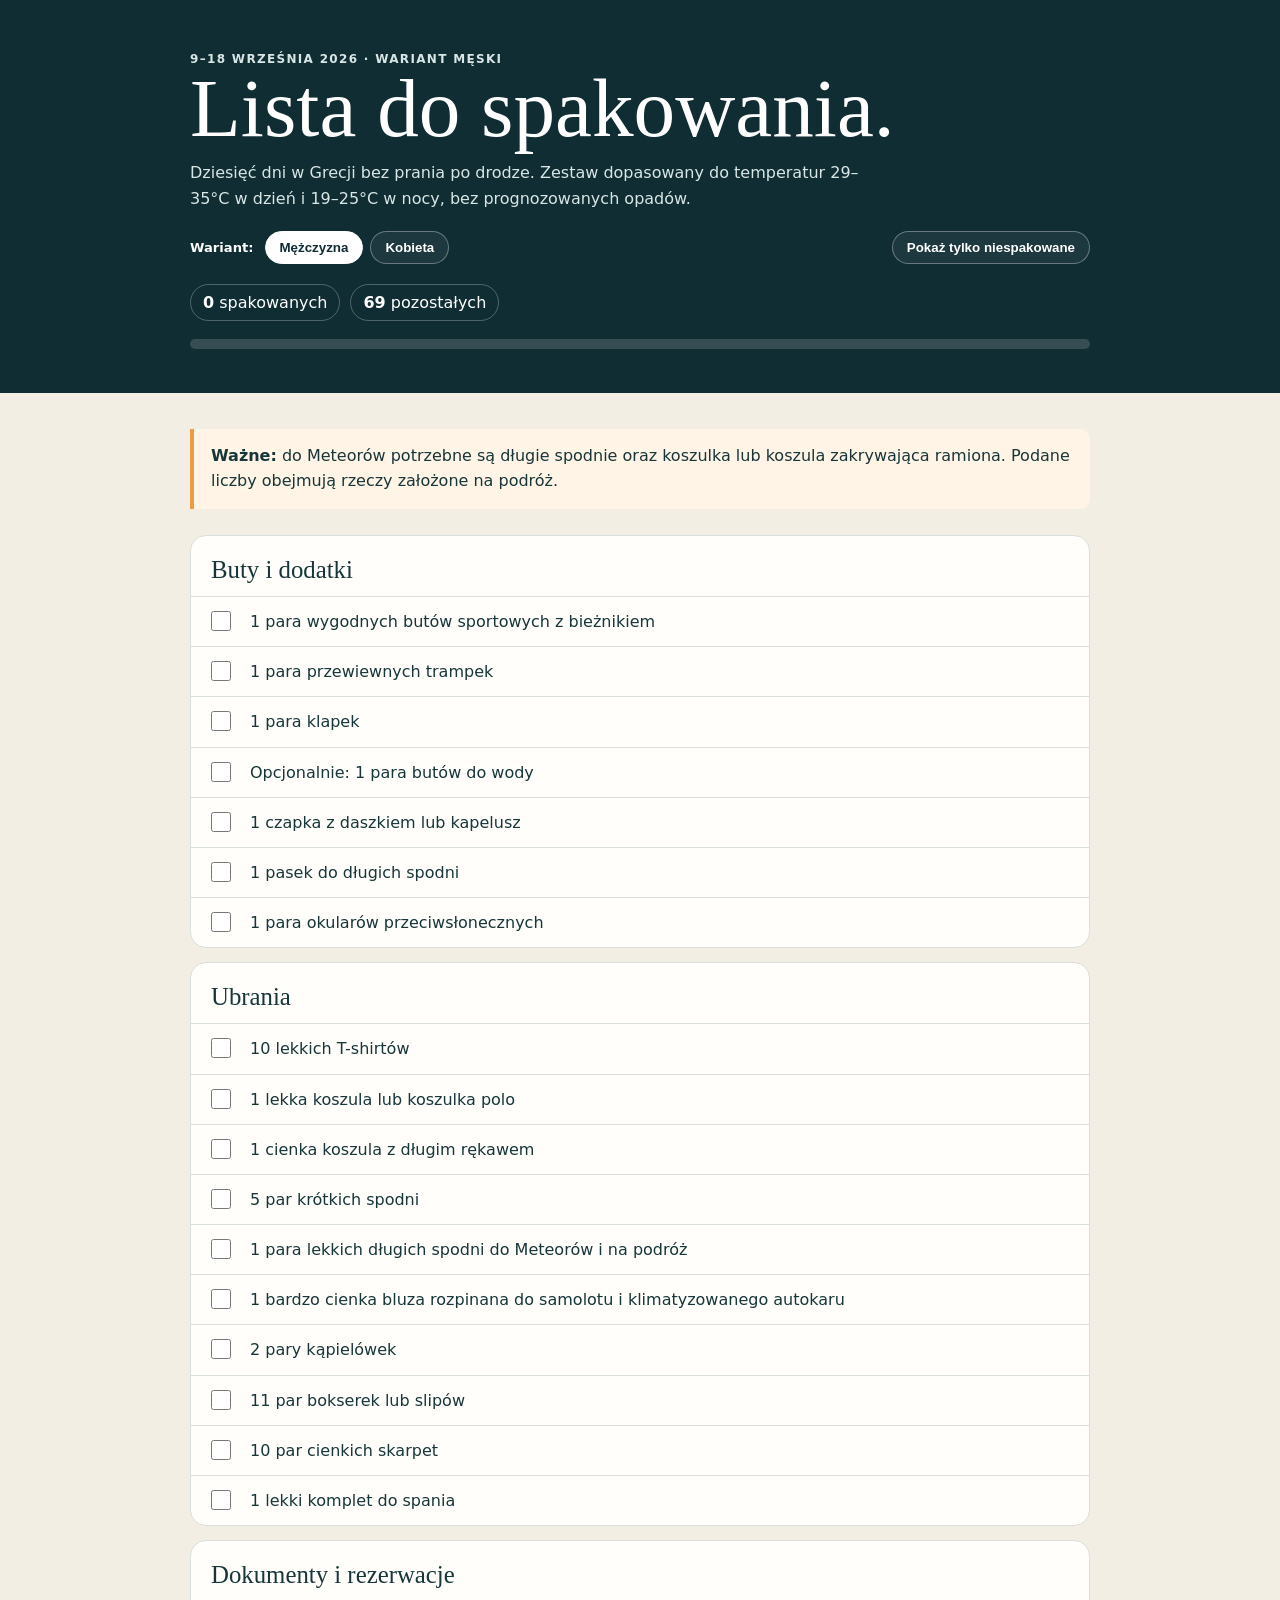
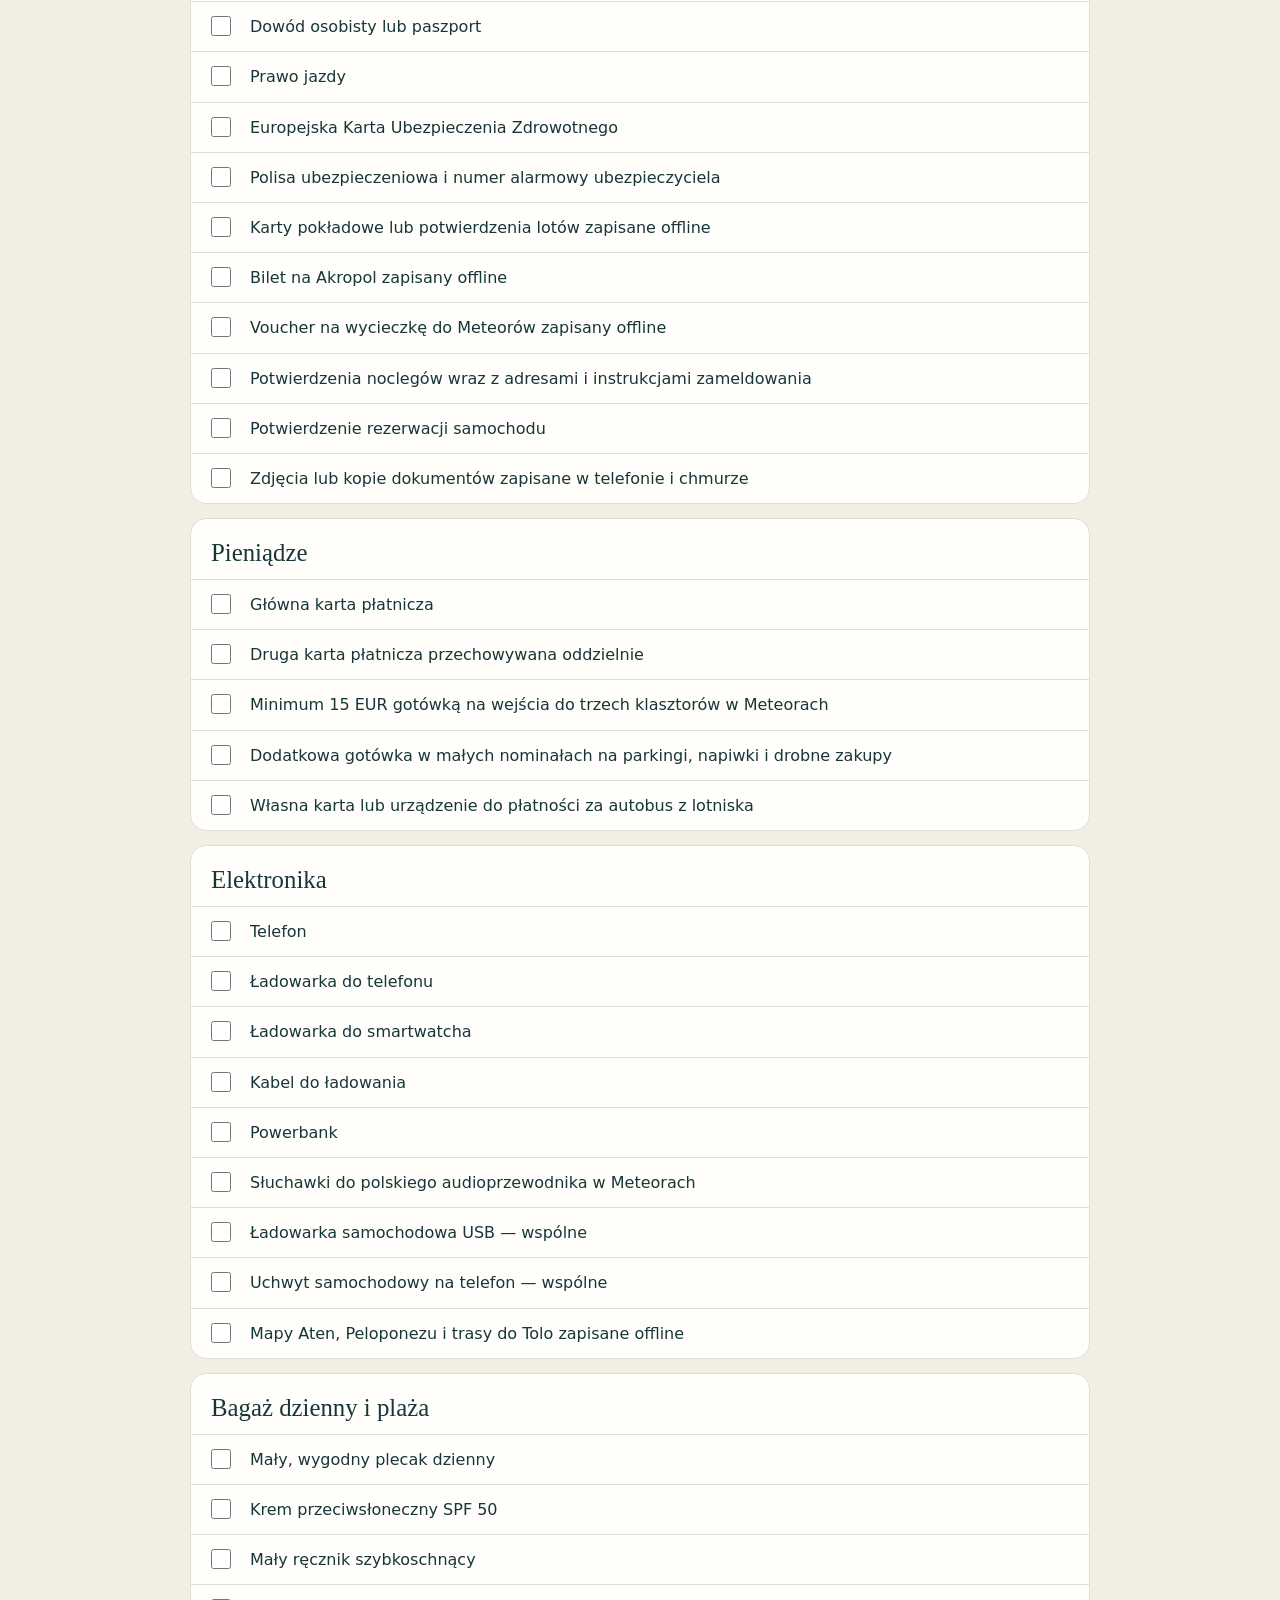
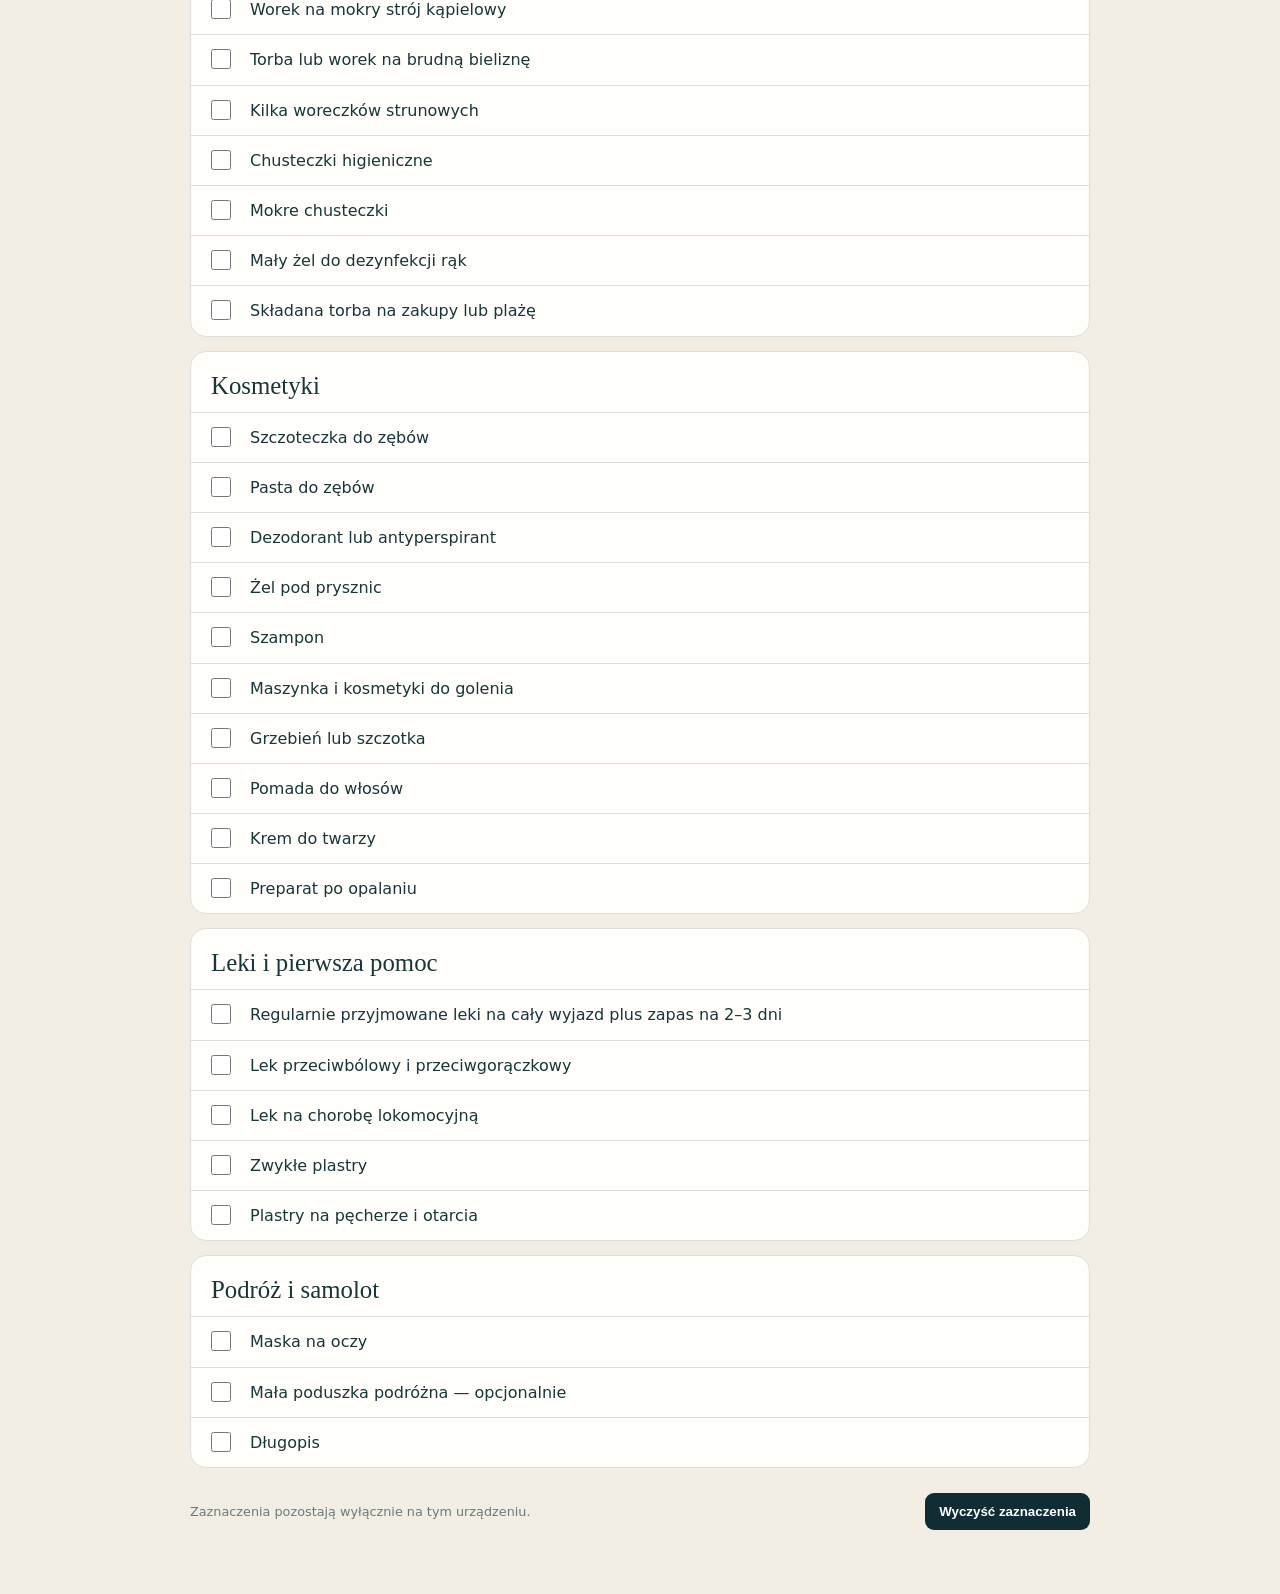
<file: checklist/index.html>
<!doctype html>
<html lang="pl">
<head>
  <meta charset="utf-8">
  <meta name="viewport" content="width=device-width,initial-scale=1">
  <meta name="robots" content="noindex,nofollow,noarchive">
  <meta name="description" content="Prywatna checklista bagażu na podróż do Grecji we wrześniu 2026.">
  <title>Lista do spakowania | Grecja 2026</title>
  <style>
    :root{--navy:#102d33;--sea:#176f7c;--sand:#f3eee4;--sun:#ed9b45;--ink:#17363a;--muted:#687a7c;--white:#fffefa;--line:#d9e0dc;font-family:Inter,ui-sans-serif,system-ui,-apple-system,"Segoe UI",sans-serif;color:var(--ink);background:var(--sand)}
    *{box-sizing:border-box}
    [hidden]{display:none!important}
    body{margin:0;background:var(--sand)}
    .wrap{width:min(900px,calc(100% - 32px));margin:auto}
    .top{background:var(--navy);color:white;padding:50px 0 44px}
    .eyebrow{margin:0 0 10px;color:#bcd5d6;font-size:.75rem;font-weight:850;letter-spacing:.11em;text-transform:uppercase}
    .top h1{margin:0 0 12px;font:clamp(2.6rem,7vw,5.2rem)/.95 Georgia,serif}
    .top p{max-width:690px;margin:0;color:#d8e6e5;line-height:1.6}
    .controls{display:flex;align-items:center;gap:10px;flex-wrap:wrap;margin-top:20px}
    .variant-picker{display:flex;align-items:center;gap:7px;flex-wrap:wrap}
    .variant-picker strong{margin-right:4px;font-size:.82rem}
    .variant-button,.filter-button{border:1px solid #ffffff55;border-radius:99px;background:#ffffff0e;color:white;padding:8px 14px;font-weight:850;cursor:pointer}
    .variant-button[aria-pressed="true"],.filter-button[aria-pressed="true"]{border-color:white;background:white;color:var(--navy)}
    .variant-button:hover,.variant-button:focus-visible,.filter-button:hover,.filter-button:focus-visible{border-color:white;outline:0}
    .filter-button{margin-left:auto}
    .summary{display:flex;gap:10px;flex-wrap:wrap;margin-top:20px}
    .pill{border:1px solid #ffffff44;border-radius:99px;padding:8px 12px}
    .progress{height:10px;margin-top:18px;overflow:hidden;border-radius:99px;background:#ffffff28}
    .progress span{display:block;width:0;height:100%;background:var(--sun);transition:width .25s}
    main{padding:36px 0 64px}
    .notice{margin-bottom:26px;padding:15px 17px;border-left:4px solid var(--sun);border-radius:0 10px 10px 0;background:#fff4e5;line-height:1.55}
    .empty{margin:26px 0;padding:24px;border:1px solid var(--line);border-radius:16px;background:var(--white);text-align:center;font:1.35rem Georgia,serif}
    .group{margin:14px 0;overflow:hidden;border:1px solid var(--line);border-radius:16px;background:var(--white)}
    .group h2{margin:0;padding:20px 20px 12px;font:1.55rem Georgia,serif}
    .task{display:grid;grid-template-columns:28px 1fr;gap:11px;padding:13px 20px;border-top:1px solid var(--line);cursor:pointer}
    .task:hover{background:#f4f7f3}
    .task input{width:20px;height:20px;margin:1px 0 0;accent-color:var(--sea)}
    .task span{line-height:1.45}
    .task:has(input:checked) span{text-decoration:line-through;color:var(--muted)}
    .actions{display:flex;justify-content:space-between;align-items:center;gap:12px;margin-top:25px}
    .button{border:0;border-radius:9px;background:var(--navy);color:white;padding:11px 14px;font-weight:850;cursor:pointer}
    .muted{color:var(--muted);font-size:.8rem}
    @media(max-width:560px){.wrap{width:min(100% - 24px,900px)}.top{padding:38px 0 32px}.controls{align-items:flex-start;flex-direction:column;margin-top:16px}.filter-button{margin-left:0}.task{padding:13px 14px}.group h2{padding-inline:14px}.actions{align-items:flex-start;flex-direction:column}}
    @media print{.top{background:white;color:var(--ink);padding:20px 0}.top p,.controls,.progress,.actions,.notice{display:none}.group{break-inside:avoid}.task:has(input:checked) span{text-decoration:none;color:var(--ink)}}
  </style>
</head>
<body>
  <header class="top">
    <div class="wrap">
      <p class="eyebrow">9–18 września 2026 · <span id="variant-name">wariant męski</span></p>
      <h1>Lista do spakowania.</h1>
      <p>Dziesięć dni w Grecji bez prania po drodze. Zestaw dopasowany do temperatur 29–35°C w dzień i 19–25°C w nocy, bez prognozowanych opadów.</p>
      <div class="controls">
        <div class="variant-picker" role="group" aria-label="Wariant checklisty">
          <strong>Wariant:</strong>
          <button class="variant-button" type="button" data-select-variant="man" aria-pressed="true">Mężczyzna</button>
          <button class="variant-button" type="button" data-select-variant="woman" aria-pressed="false">Kobieta</button>
        </div>
        <button class="filter-button" type="button" id="unpacked-filter" aria-pressed="false">Pokaż tylko niespakowane</button>
      </div>
      <div class="summary" aria-live="polite">
        <span class="pill"><b id="done">0</b> spakowanych</span>
        <span class="pill"><b id="left">0</b> pozostałych</span>
      </div>
      <div class="progress" aria-hidden="true"><span id="bar"></span></div>
    </div>
  </header>
  <main>
    <div class="wrap">
      <div class="notice" id="variant-notice"><strong>Ważne:</strong> do Meteorów potrzebne są długie spodnie oraz koszulka lub koszula zakrywająca ramiona. Podane liczby obejmują rzeczy założone na podróż.</div>
      <div class="empty" id="empty" hidden>Wszystko spakowane — na liście nie ma już otwartych pozycji.</div>

      <section class="group" data-variant="man">
        <h2>Buty i dodatki</h2>
        <label class="task"><input type="checkbox" data-task="shoes-sport"><span>1 para wygodnych butów sportowych z bieżnikiem</span></label>
        <label class="task"><input type="checkbox" data-task="shoes-canvas"><span>1 para przewiewnych trampek</span></label>
        <label class="task"><input type="checkbox" data-task="shoes-flip-flops"><span>1 para klapek</span></label>
        <label class="task"><input type="checkbox" data-task="shoes-water"><span>Opcjonalnie: 1 para butów do wody</span></label>
        <label class="task"><input type="checkbox" data-task="hat"><span>1 czapka z daszkiem lub kapelusz</span></label>
        <label class="task"><input type="checkbox" data-task="belt"><span>1 pasek do długich spodni</span></label>
        <label class="task"><input type="checkbox" data-task="sunglasses"><span>1 para okularów przeciwsłonecznych</span></label>
      </section>

      <section class="group" data-variant="man">
        <h2>Ubrania</h2>
        <label class="task"><input type="checkbox" data-task="tshirts"><span>10 lekkich T-shirtów</span></label>
        <label class="task"><input type="checkbox" data-task="shirt-smart"><span>1 lekka koszula lub koszulka polo</span></label>
        <label class="task"><input type="checkbox" data-task="shirt-long"><span>1 cienka koszula z długim rękawem</span></label>
        <label class="task"><input type="checkbox" data-task="shorts"><span>5 par krótkich spodni</span></label>
        <label class="task"><input type="checkbox" data-task="trousers"><span>1 para lekkich długich spodni do Meteorów i na podróż</span></label>
        <label class="task"><input type="checkbox" data-task="sweatshirt"><span>1 bardzo cienka bluza rozpinana do samolotu i klimatyzowanego autokaru</span></label>
        <label class="task"><input type="checkbox" data-task="swimwear"><span>2 pary kąpielówek</span></label>
        <label class="task"><input type="checkbox" data-task="underwear"><span>11 par bokserek lub slipów</span></label>
        <label class="task"><input type="checkbox" data-task="socks"><span>10 par cienkich skarpet</span></label>
        <label class="task"><input type="checkbox" data-task="sleepwear"><span>1 lekki komplet do spania</span></label>
      </section>

      <section class="group" data-variant="woman" hidden>
        <h2>Buty i dodatki</h2>
        <label class="task"><input type="checkbox" data-task="shoes-sport"><span>1 para wygodnych butów sportowych z bieżnikiem</span></label>
        <label class="task"><input type="checkbox" data-task="shoes-light"><span>1 para lekkich butów miejskich lub sandałów zapinanych z tyłu</span></label>
        <label class="task"><input type="checkbox" data-task="shoes-flip-flops"><span>1 para klapek</span></label>
        <label class="task"><input type="checkbox" data-task="shoes-water"><span>Opcjonalnie: 1 para butów do wody</span></label>
        <label class="task"><input type="checkbox" data-task="hat"><span>1 czapka z daszkiem lub kapelusz</span></label>
        <label class="task"><input type="checkbox" data-task="sunglasses"><span>1 para okularów przeciwsłonecznych</span></label>
        <label class="task"><input type="checkbox" data-task="scarf"><span>1 duża lekka chusta lub pareo na plażę i do klasztorów</span></label>
      </section>

      <section class="group" data-variant="woman" hidden>
        <h2>Ubrania</h2>
        <label class="task"><input type="checkbox" data-task="tops"><span>8 lekkich T-shirtów lub topów</span></label>
        <label class="task"><input type="checkbox" data-task="blouse-smart"><span>1 lekka bluzka lub koszula na kolację</span></label>
        <label class="task"><input type="checkbox" data-task="shirt-long"><span>1 cienka koszula z długim rękawem</span></label>
        <label class="task"><input type="checkbox" data-task="shorts"><span>3 pary krótkich spodni</span></label>
        <label class="task"><input type="checkbox" data-task="summer-dress"><span>1 lekka sukienka letnia</span></label>
        <label class="task"><input type="checkbox" data-task="trousers"><span>1 para lekkich długich spodni</span></label>
        <label class="task"><input type="checkbox" data-task="long-skirt"><span>1 lekka spódnica za kolano do klasztorów w Meteorach</span></label>
        <label class="task"><input type="checkbox" data-task="cardigan"><span>1 bardzo cienki kardigan lub bluza do samolotu i klimatyzowanego autokaru</span></label>
        <label class="task"><input type="checkbox" data-task="swimwear"><span>2 stroje kąpielowe</span></label>
        <label class="task"><input type="checkbox" data-task="underwear"><span>11 par majtek</span></label>
        <label class="task"><input type="checkbox" data-task="bras"><span>4 biustonosze, w tym 1 sportowy</span></label>
        <label class="task"><input type="checkbox" data-task="socks"><span>10 par cienkich skarpet</span></label>
        <label class="task"><input type="checkbox" data-task="sleepwear"><span>1 lekki komplet do spania</span></label>
      </section>

      <section class="group">
        <h2>Dokumenty i rezerwacje</h2>
        <label class="task"><input type="checkbox" data-task="identity"><span>Dowód osobisty lub paszport</span></label>
        <label class="task"><input type="checkbox" data-task="driving-license"><span>Prawo jazdy</span></label>
        <label class="task"><input type="checkbox" data-task="ehic"><span>Europejska Karta Ubezpieczenia Zdrowotnego</span></label>
        <label class="task"><input type="checkbox" data-task="insurance"><span>Polisa ubezpieczeniowa i numer alarmowy ubezpieczyciela</span></label>
        <label class="task"><input type="checkbox" data-task="boarding-passes"><span>Karty pokładowe lub potwierdzenia lotów zapisane offline</span></label>
        <label class="task"><input type="checkbox" data-task="acropolis-ticket"><span>Bilet na Akropol zapisany offline</span></label>
        <label class="task"><input type="checkbox" data-task="meteora-voucher"><span>Voucher na wycieczkę do Meteorów zapisany offline</span></label>
        <label class="task"><input type="checkbox" data-task="hotels"><span>Potwierdzenia noclegów wraz z adresami i instrukcjami zameldowania</span></label>
        <label class="task"><input type="checkbox" data-task="car-booking"><span>Potwierdzenie rezerwacji samochodu</span></label>
        <label class="task"><input type="checkbox" data-task="document-copies"><span>Zdjęcia lub kopie dokumentów zapisane w telefonie i chmurze</span></label>
      </section>

      <section class="group">
        <h2>Pieniądze</h2>
        <label class="task"><input type="checkbox" data-task="payment-card"><span>Główna karta płatnicza</span></label>
        <label class="task"><input type="checkbox" data-task="backup-card"><span>Druga karta płatnicza przechowywana oddzielnie</span></label>
        <label class="task"><input type="checkbox" data-task="meteora-cash"><span>Minimum 15 EUR gotówką na wejścia do trzech klasztorów w Meteorach</span></label>
        <label class="task"><input type="checkbox" data-task="extra-cash"><span>Dodatkowa gotówka w małych nominałach na parkingi, napiwki i drobne zakupy</span></label>
        <label class="task"><input type="checkbox" data-task="own-contactless"><span>Własna karta lub urządzenie do płatności za autobus z lotniska</span></label>
      </section>

      <section class="group">
        <h2>Elektronika</h2>
        <label class="task"><input type="checkbox" data-task="phone"><span>Telefon</span></label>
        <label class="task"><input type="checkbox" data-task="phone-charger"><span>Ładowarka do telefonu</span></label>
        <label class="task"><input type="checkbox" data-task="smartwatch-charger"><span>Ładowarka do smartwatcha</span></label>
        <label class="task"><input type="checkbox" data-task="charging-cable"><span>Kabel do ładowania</span></label>
        <label class="task"><input type="checkbox" data-task="powerbank"><span>Powerbank</span></label>
        <label class="task"><input type="checkbox" data-task="headphones"><span>Słuchawki do polskiego audioprzewodnika w Meteorach</span></label>
        <label class="task"><input type="checkbox" data-task="car-charger"><span>Ładowarka samochodowa USB — wspólne</span></label>
        <label class="task"><input type="checkbox" data-task="phone-mount"><span>Uchwyt samochodowy na telefon — wspólne</span></label>
        <label class="task"><input type="checkbox" data-task="offline-maps"><span>Mapy Aten, Peloponezu i trasy do Tolo zapisane offline</span></label>
      </section>

      <section class="group">
        <h2>Bagaż dzienny i plaża</h2>
        <label class="task"><input type="checkbox" data-task="daypack"><span>Mały, wygodny plecak dzienny</span></label>
        <label class="task"><input type="checkbox" data-task="sunscreen"><span>Krem przeciwsłoneczny SPF 50</span></label>
        <label class="task"><input type="checkbox" data-task="quick-dry-towel"><span>Mały ręcznik szybkoschnący</span></label>
        <label class="task"><input type="checkbox" data-task="wet-bag"><span>Worek na mokry strój kąpielowy</span></label>
        <label class="task"><input type="checkbox" data-task="laundry-bag"><span>Torba lub worek na brudną bieliznę</span></label>
        <label class="task"><input type="checkbox" data-task="zip-bags"><span>Kilka woreczków strunowych</span></label>
        <label class="task"><input type="checkbox" data-task="tissues"><span>Chusteczki higieniczne</span></label>
        <label class="task"><input type="checkbox" data-task="wet-wipes"><span>Mokre chusteczki</span></label>
        <label class="task"><input type="checkbox" data-task="hand-sanitizer"><span>Mały żel do dezynfekcji rąk</span></label>
        <label class="task"><input type="checkbox" data-task="folding-bag"><span>Składana torba na zakupy lub plażę</span></label>
      </section>

      <section class="group" data-variant="man">
        <h2>Kosmetyki</h2>
        <label class="task"><input type="checkbox" data-task="toothbrush"><span>Szczoteczka do zębów</span></label>
        <label class="task"><input type="checkbox" data-task="toothpaste"><span>Pasta do zębów</span></label>
        <label class="task"><input type="checkbox" data-task="deodorant"><span>Dezodorant lub antyperspirant</span></label>
        <label class="task"><input type="checkbox" data-task="shower-gel"><span>Żel pod prysznic</span></label>
        <label class="task"><input type="checkbox" data-task="shampoo"><span>Szampon</span></label>
        <label class="task"><input type="checkbox" data-task="shaving"><span>Maszynka i kosmetyki do golenia</span></label>
        <label class="task"><input type="checkbox" data-task="comb"><span>Grzebień lub szczotka</span></label>
        <label class="task"><input type="checkbox" data-task="hair-pomade"><span>Pomada do włosów</span></label>
        <label class="task"><input type="checkbox" data-task="face-cream"><span>Krem do twarzy</span></label>
        <label class="task"><input type="checkbox" data-task="after-sun"><span>Preparat po opalaniu</span></label>
      </section>

      <section class="group" data-variant="woman" hidden>
        <h2>Kosmetyki</h2>
        <label class="task"><input type="checkbox" data-task="toothbrush"><span>Szczoteczka do zębów</span></label>
        <label class="task"><input type="checkbox" data-task="toothpaste"><span>Pasta do zębów</span></label>
        <label class="task"><input type="checkbox" data-task="deodorant"><span>Dezodorant lub antyperspirant</span></label>
        <label class="task"><input type="checkbox" data-task="shower-gel"><span>Żel pod prysznic</span></label>
        <label class="task"><input type="checkbox" data-task="shampoo"><span>Szampon</span></label>
        <label class="task"><input type="checkbox" data-task="conditioner"><span>Odżywka do włosów</span></label>
        <label class="task"><input type="checkbox" data-task="shaving"><span>Maszynka do golenia</span></label>
        <label class="task"><input type="checkbox" data-task="hairbrush"><span>Szczotka lub grzebień</span></label>
        <label class="task"><input type="checkbox" data-task="hair-accessories"><span>Gumki i spinki do włosów</span></label>
        <label class="task"><input type="checkbox" data-task="face-cleanser"><span>Kosmetyk do mycia lub demakijażu twarzy</span></label>
        <label class="task"><input type="checkbox" data-task="face-cream"><span>Krem do twarzy</span></label>
        <label class="task"><input type="checkbox" data-task="makeup"><span>Używane kosmetyki do makijażu</span></label>
        <label class="task"><input type="checkbox" data-task="hygiene-products"><span>Środki higieniczne potrzebne podczas wyjazdu</span></label>
        <label class="task"><input type="checkbox" data-task="after-sun"><span>Preparat po opalaniu</span></label>
      </section>

      <section class="group">
        <h2>Leki i pierwsza pomoc</h2>
        <label class="task"><input type="checkbox" data-task="regular-medication"><span>Regularnie przyjmowane leki na cały wyjazd plus zapas na 2–3 dni</span></label>
        <label class="task"><input type="checkbox" data-task="painkillers"><span>Lek przeciwbólowy i przeciwgorączkowy</span></label>
        <label class="task"><input type="checkbox" data-task="motion-sickness"><span>Lek na chorobę lokomocyjną</span></label>
        <label class="task"><input type="checkbox" data-task="plasters"><span>Zwykłe plastry</span></label>
        <label class="task"><input type="checkbox" data-task="blister-plasters"><span>Plastry na pęcherze i otarcia</span></label>
      </section>

      <section class="group">
        <h2>Podróż i samolot</h2>
        <label class="task"><input type="checkbox" data-task="eye-mask"><span>Maska na oczy</span></label>
        <label class="task"><input type="checkbox" data-task="travel-pillow"><span>Mała poduszka podróżna — opcjonalnie</span></label>
        <label class="task"><input type="checkbox" data-task="pen"><span>Długopis</span></label>
      </section>

      <div class="actions">
        <span class="muted">Zaznaczenia pozostają wyłącznie na tym urządzeniu.</span>
        <button class="button" id="reset" type="button">Wyczyść zaznaczenia</button>
      </div>
    </div>
  </main>
  <script>
    const boxes=[...document.querySelectorAll('[data-task]')];
    const variantSections=[...document.querySelectorAll('[data-variant]')];
    const variantButtons=[...document.querySelectorAll('[data-select-variant]')];
    const storageKeys={man:'greece-2026-private-packing-v1',woman:'greece-2026-private-packing-woman-v1'};
    const variantKey='greece-2026-private-packing-variant-v1';
    const filterKey='greece-2026-private-packing-unpacked-filter-v1';
    const filterButton=document.querySelector('#unpacked-filter');
    const notices={
      man:'<strong>Ważne:</strong> do Meteorów potrzebne są długie spodnie oraz koszulka lub koszula zakrywająca ramiona. Podane liczby obejmują rzeczy założone na podróż.',
      woman:'<strong>Ważne:</strong> do klasztorów w Meteorach potrzebne są zakryte ramiona oraz spódnica lub sukienka sięgająca za kolano. Lekka chusta lub pareo będzie dodatkowym zabezpieczeniem. Podane liczby obejmują rzeczy założone na podróż.'
    };
    let variant='man';
    let unpackedOnly=false;
    try{const stored=localStorage.getItem(variantKey);if(stored==='man'||stored==='woman')variant=stored}catch{}
    try{unpackedOnly=localStorage.getItem(filterKey)==='1'}catch{}
    function activeBoxes(){return boxes.filter(box=>{const section=box.closest('[data-variant]');return !section||section.dataset.variant===variant})}
    function readSaved(){try{const parsed=JSON.parse(localStorage.getItem(storageKeys[variant])||'{}');return parsed&&typeof parsed==='object'&&!Array.isArray(parsed)?parsed:{}}catch{return {}}}
    function save(){const saved=Object.fromEntries(activeBoxes().map(box=>[box.dataset.task,box.checked]));try{localStorage.setItem(storageKeys[variant],JSON.stringify(saved))}catch{}renderProgress()}
    function renderFilter(){boxes.forEach(box=>box.closest('.task').hidden=unpackedOnly&&box.checked);document.querySelectorAll('.group').forEach(group=>{if(group.dataset.variant&&group.dataset.variant!==variant){group.hidden=true;return}group.hidden=unpackedOnly&&![...group.querySelectorAll('.task')].some(task=>!task.hidden)});filterButton.setAttribute('aria-pressed',String(unpackedOnly));filterButton.textContent=unpackedOnly?'Pokaż wszystkie':'Pokaż tylko niespakowane';document.querySelector('#empty').hidden=!unpackedOnly||activeBoxes().some(box=>!box.checked)}
    function renderProgress(){const current=activeBoxes(),done=current.filter(box=>box.checked).length;document.querySelector('#done').textContent=done;document.querySelector('#left').textContent=current.length-done;document.querySelector('#bar').style.width=`${current.length?done/current.length*100:0}%`;renderFilter()}
    function showVariant(next){variant=next;variantSections.forEach(section=>section.hidden=section.dataset.variant!==variant);variantButtons.forEach(button=>button.setAttribute('aria-pressed',String(button.dataset.selectVariant===variant)));document.querySelector('#variant-name').textContent=variant==='man'?'wariant męski':'wariant kobiecy';document.querySelector('#variant-notice').innerHTML=notices[variant];const saved=readSaved();activeBoxes().forEach(box=>box.checked=!!saved[box.dataset.task]);try{localStorage.setItem(variantKey,variant)}catch{}renderProgress()}
    boxes.forEach(box=>box.addEventListener('change',save));
    variantButtons.forEach(button=>button.addEventListener('click',()=>showVariant(button.dataset.selectVariant)));
    filterButton.addEventListener('click',()=>{unpackedOnly=!unpackedOnly;try{localStorage.setItem(filterKey,unpackedOnly?'1':'0')}catch{}renderFilter()});
    document.querySelector('#reset').addEventListener('click',()=>{if(!confirm(`Wyczyścić zaznaczenia wariantu ${variant==='man'?'męskiego':'kobiecego'}?`))return;activeBoxes().forEach(box=>box.checked=false);save()});
    showVariant(variant);
  </script>
</body>
</html>
</file>
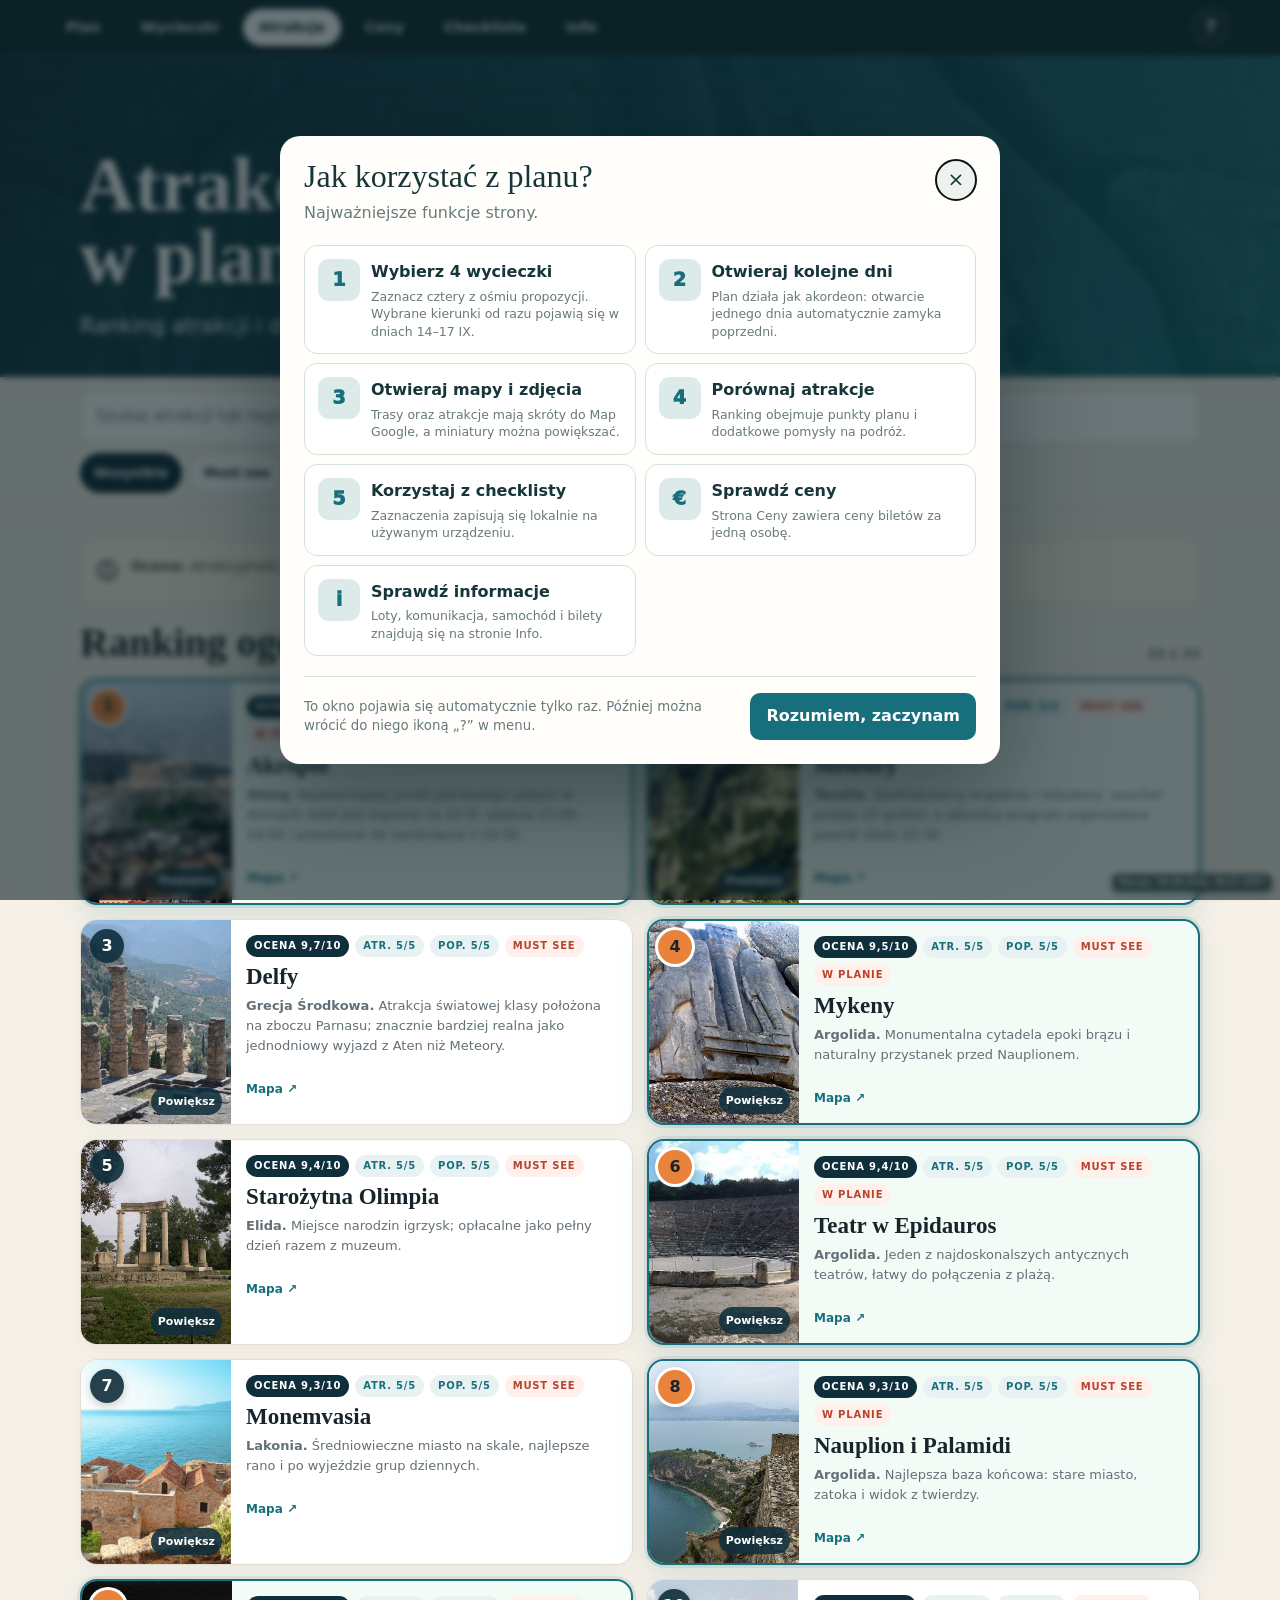
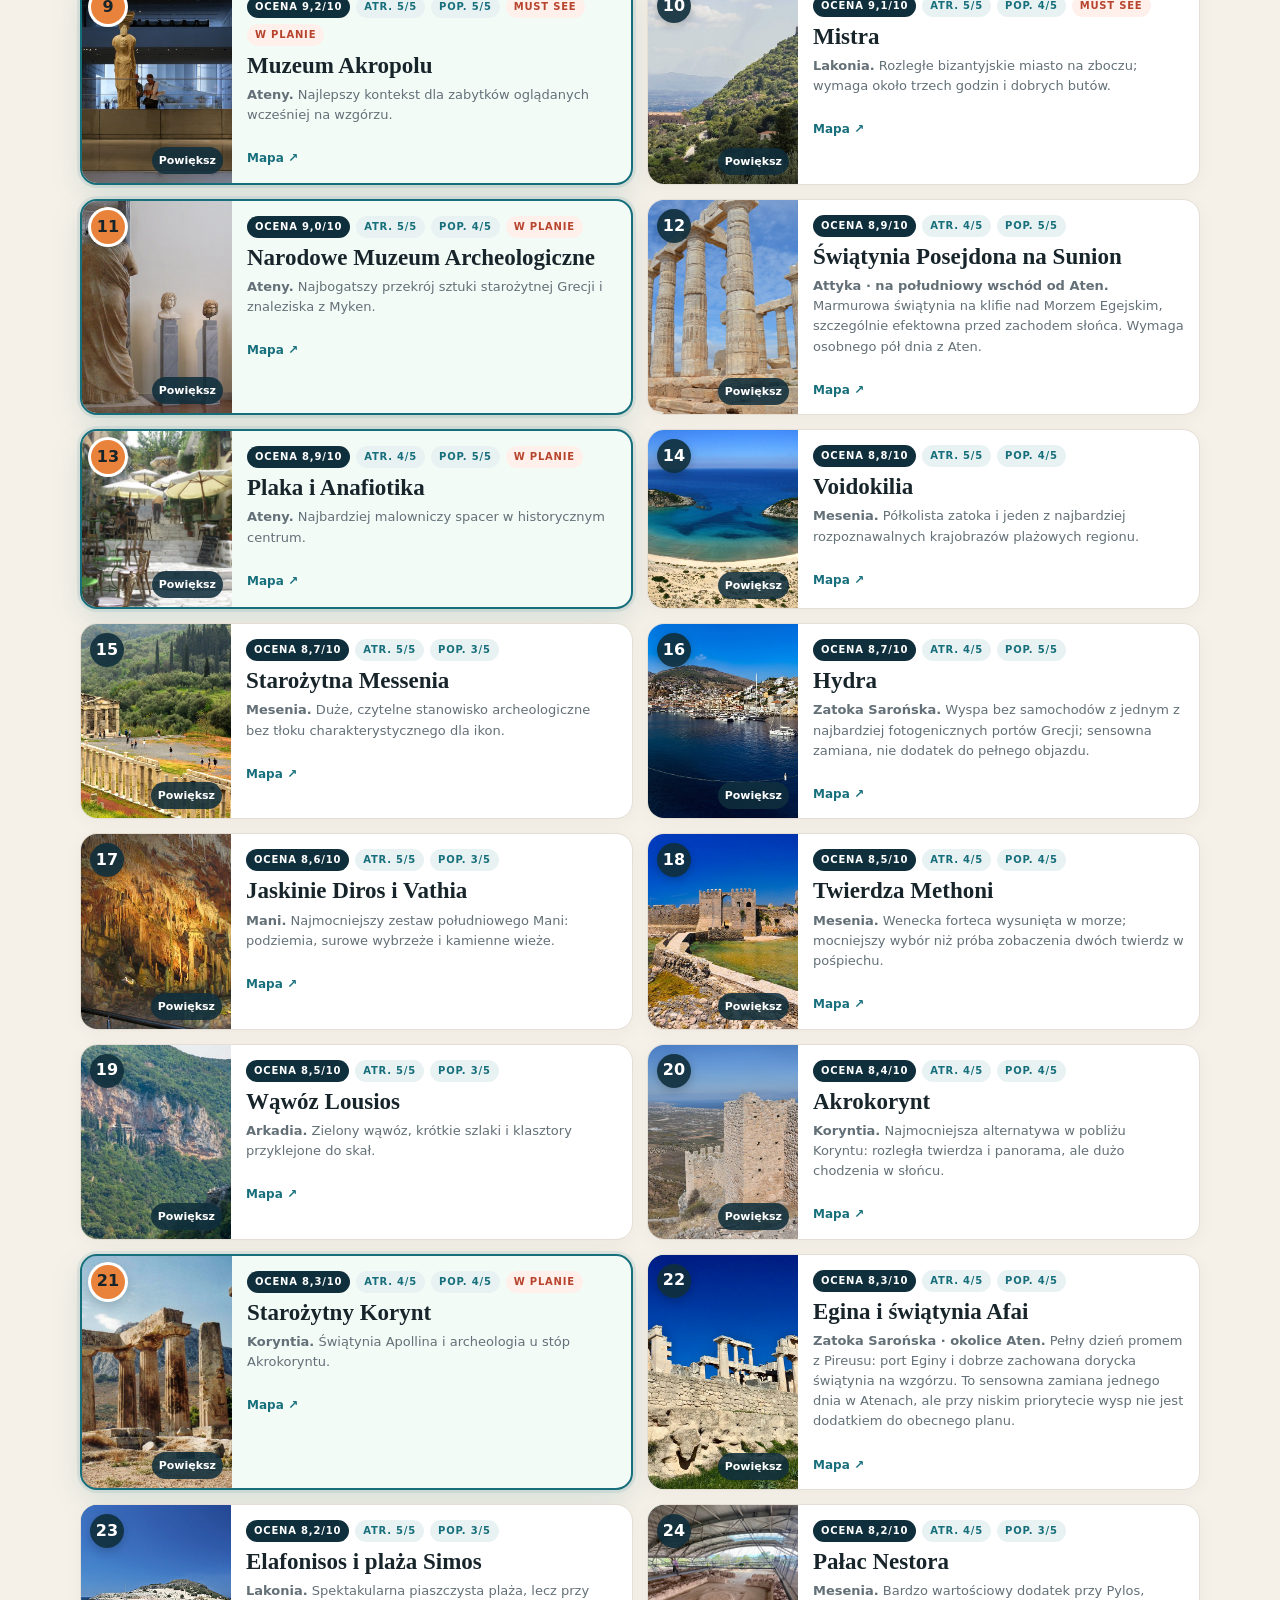
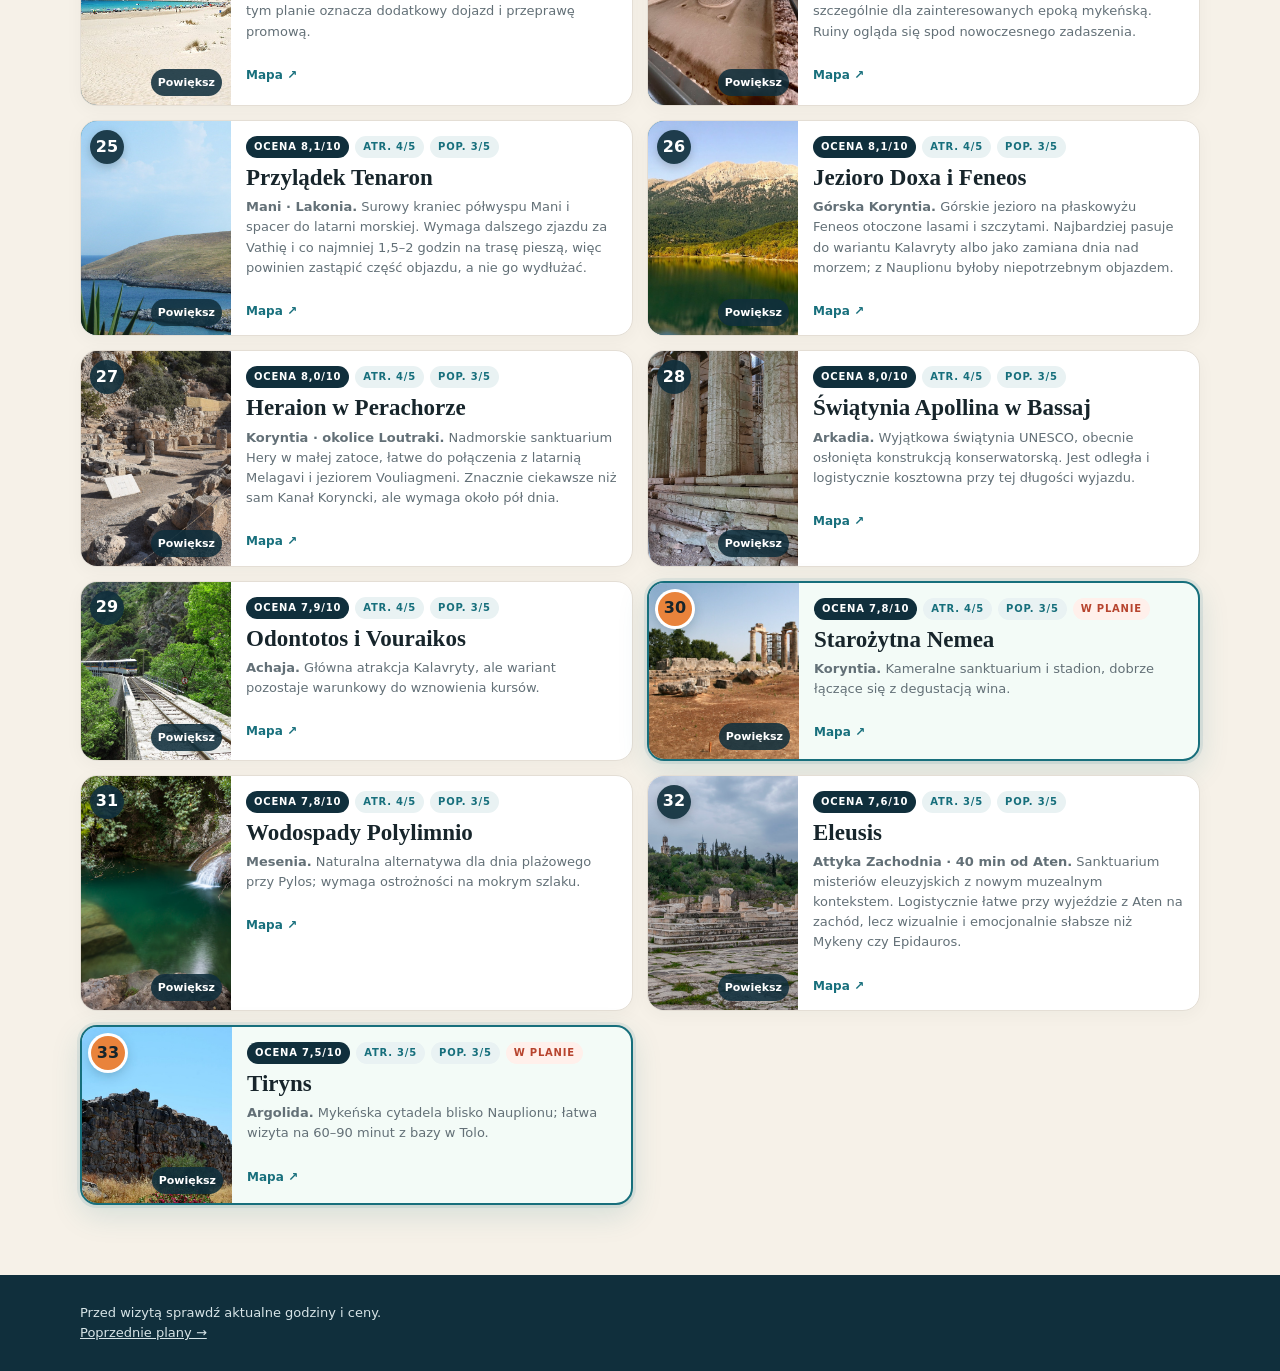
<file: attractions.html>
<!doctype html>
<html lang="pl">
<head>
  <meta charset="utf-8">
  <meta name="viewport" content="width=device-width,initial-scale=1,viewport-fit=cover">
  <meta name="theme-color" content="#102f3c">
  <title>Ranking atrakcji · Ateny i Peloponez</title>
  <style>
    main{position:relative;z-index:0}
    :root{--navy:#102f3c;--teal:#176f7c;--sun:#e9833b;--paper:#f6f1e8;--ink:#17252b;--muted:#637077;--line:#d9d2c7;--white:#fff;--must:#b7442e;--shadow:0 14px 42px #102f3c18}
    *{box-sizing:border-box}html{scroll-behavior:smooth}body{margin:0;background:var(--paper);color:var(--ink);font:16px/1.55 system-ui,-apple-system,"Segoe UI",sans-serif}button,input{font:inherit}a{color:inherit}.wrap{width:min(1120px,calc(100% - 32px));margin:auto}
    .global-nav{position:sticky;top:0;z-index:2000;background:var(--navy);border-bottom:1px solid #ffffff22}.global-nav .wrap{width:min(1180px,calc(100% - 40px))}.nav-row{display:flex;align-items:center;gap:8px}.site-menu{display:flex;flex:1;min-width:0;gap:4px;overflow-x:auto;padding:6px 0;scrollbar-width:none}.site-menu::-webkit-scrollbar{display:none}.site-menu a{white-space:nowrap;text-decoration:none;border-radius:999px;padding:7px 10px;color:#d9e8e7;font-size:.72rem;font-weight:850;line-height:1.2}.site-menu a.active,.site-menu a:hover{background:white;color:var(--navy)}.active-trip{flex:0 0 auto;white-space:nowrap;color:#bcd5d6;font-size:.66rem;font-weight:750}.active-trip b{color:white}header{background:linear-gradient(125deg,#102f3cf2,#176f7cdd),url('images/trip/mycenae.jpg') center 46%/cover;color:white;padding:clamp(42px,8vw,92px) 0 34px}h1{font:800 clamp(38px,8vw,76px)/.95 Georgia,serif;margin:0 0 18px;max-width:820px}.intro{max-width:760px;margin:0;font-size:clamp(17px,2vw,21px);color:#eef7f7}
    .controls-wrap{position:sticky;top:45px;z-index:10;background:#f6f1e8eb;backdrop-filter:blur(13px);border-bottom:1px solid var(--line)}.controls{padding:13px 0;display:grid;gap:10px}.search{width:100%;border:1px solid var(--line);background:white;border-radius:12px;padding:13px 15px;color:var(--ink);outline:none}.search:focus{border-color:var(--teal);box-shadow:0 0 0 3px #176f7c20}.filters{display:flex;gap:8px;overflow-x:auto;padding-bottom:2px;scrollbar-width:none}.filters::-webkit-scrollbar{display:none}.filter{white-space:nowrap;border:1px solid var(--line);background:white;border-radius:999px;padding:9px 13px;font-size:13px;font-weight:800;color:var(--ink)}.filter.active{background:var(--navy);border-color:var(--navy);color:white}
    main{padding:30px 0 70px}.note{display:grid;grid-template-columns:auto 1fr;gap:14px;background:#fff7e9;border:1px solid #efd5ad;border-radius:15px;padding:16px;margin-bottom:18px}.note b{font-size:20px}.note p{margin:0;color:#594d3d;font-size:14px}.variant-totals{margin:0 0 28px}.variant-totals h2{font:800 25px/1.1 Georgia,serif;margin:0 0 6px}.variant-totals>p{margin:0 0 12px;color:var(--muted);font-size:13px}.totals-grid{display:grid;grid-template-columns:repeat(4,minmax(0,1fr));gap:8px}.total-card{font:inherit;color:inherit;text-align:left;background:white;border:1px solid var(--line);border-radius:12px;padding:11px;cursor:pointer}.total-card:hover,.total-card:focus-visible{border-color:var(--teal);outline:0;box-shadow:0 4px 16px #176f7c1c}.total-card b{display:block;font:800 20px Georgia,serif;color:var(--teal)}.total-card span{display:block;font-size:11px;font-weight:850;margin-top:3px}.results-head{display:flex;justify-content:space-between;align-items:end;gap:16px;margin-bottom:15px}.results-head h2{font:800 clamp(27px,5vw,40px)/1.05 Georgia,serif;margin:0}.results-head span{font-size:13px;color:var(--muted);font-weight:800;white-space:nowrap}
    .grid{display:grid;grid-template-columns:repeat(2,minmax(0,1fr));gap:14px}.card{display:grid;grid-template-columns:150px minmax(0,1fr);min-height:180px;background:white;border:1px solid #e4ded5;border-radius:17px;overflow:hidden;box-shadow:0 4px 18px #102f3c0a}.visual{position:relative;min-height:100%;background:linear-gradient(145deg,var(--teal),var(--navy));overflow:hidden}.visual img{width:100%;height:100%;object-fit:cover;display:block;transition:transform .3s}.card:hover .visual img{transform:scale(1.035)}.rank-no{position:absolute;left:9px;top:9px;display:grid;place-items:center;width:34px;height:34px;border-radius:50%;background:#102f3ce8;color:white;font-weight:900;box-shadow:0 3px 10px #0003}.fallback{height:100%;display:grid;place-items:center;font-size:46px;color:#ffffffdd}.body{padding:15px;display:flex;flex-direction:column}.badges{display:flex;flex-wrap:wrap;gap:6px;margin-bottom:8px}.badge{font-size:10px;line-height:1;text-transform:uppercase;letter-spacing:.08em;font-weight:900;border-radius:999px;padding:6px 8px;background:#e9f2f3;color:var(--teal)}.badge.score{background:var(--navy);color:white}.badge.must{background:#fff0eb;color:var(--must)}.badge.alt{background:#eeeae4;color:#5f5b55}.body h3{font:800 23px/1.05 Georgia,serif;margin:0 0 7px}.body p{margin:0 0 13px;color:var(--muted);font-size:13px}.coverage{margin-top:auto}.coverage-line{display:flex;justify-content:space-between;gap:8px;font-size:12px;font-weight:850;margin-bottom:6px}.coverage-line span:last-child{color:var(--muted)}.bar{height:6px;border-radius:99px;background:#ebe7e1;overflow:hidden}.bar i{display:block;height:100%;background:var(--sun);border-radius:inherit}.card-actions{display:flex;gap:12px;margin-top:11px;font-size:12px;font-weight:850}.card-actions a{color:var(--teal);text-decoration:none}.empty{grid-column:1/-1;text-align:center;background:white;border:1px solid var(--line);border-radius:16px;padding:35px;color:var(--muted)}footer{background:var(--navy);color:#d7e4e7;padding:28px 0;font-size:13px}footer p{margin:0;max-width:850px}
    .version-strip{position:fixed;right:max(8px,env(safe-area-inset-right));bottom:max(8px,env(safe-area-inset-bottom));z-index:400;max-width:calc(100vw - 16px);padding:3px 6px;border:1px solid #ffffff24;border-radius:6px;background:#102d33b8;color:#e8f3f2;backdrop-filter:blur(7px);font-size:.5rem;font-weight:650;line-height:1.2;white-space:nowrap;box-shadow:0 2px 10px #071a1e33;pointer-events:none}.version-strip time{margin-left:.25em;color:white}.active-trip{max-width:132px;min-height:30px;overflow:hidden;text-overflow:ellipsis;padding:7px 10px;border:1px solid #ffffff2d;border-radius:99px;background:#ffffff12;color:white;font-size:.64rem;font-weight:800;cursor:pointer;display:inline-flex;align-items:center;gap:5px}.active-trip:hover,.active-trip:focus-visible{background:white;color:var(--navy);outline:0}.active-trip:after{content:'';width:5px;height:5px;border-right:1.5px solid currentColor;border-bottom:1.5px solid currentColor;transform:translateY(-1px) rotate(45deg)}
    .total-card.active{border-color:var(--teal);background:#e7f1ef;box-shadow:inset 0 0 0 1px var(--teal)}.card.in-active{border:2px solid var(--teal);background:#f3fbf7;box-shadow:0 0 0 3px #176f7c18,0 10px 30px #176f7c25}.card.in-active .rank-no{background:var(--sun);color:#17252b;box-shadow:0 0 0 3px white,0 4px 14px #102f3c55}.visual{border:0;padding:0;width:100%;color:inherit;cursor:zoom-in;text-align:left}.visual:focus-visible{outline:3px solid var(--sun);outline-offset:-3px}.zoom-hint{position:absolute;right:9px;bottom:9px;border-radius:99px;background:#102f3cdd;color:white;padding:5px 7px;font-size:11px;font-weight:900}
    .variant-dialog{width:min(520px,calc(100vw - 28px));max-height:86vh;border:0;border-radius:18px;padding:0;background:white;color:var(--ink);box-shadow:0 30px 100px #081d2366}.variant-dialog::backdrop,.photo-dialog::backdrop{background:#071a1eb8;backdrop-filter:blur(4px)}.variant-sheet{padding:20px}.dialog-head{display:flex;align-items:start;justify-content:space-between;gap:14px;margin-bottom:15px}.dialog-head h2{font:800 28px/1.05 Georgia,serif;margin:0}.dialog-head p{margin:5px 0 0;color:var(--muted);font-size:13px}.dialog-close{border:0;border-radius:50%;width:40px;height:40px;flex:0 0 auto;background:#edf2ef;color:var(--ink);cursor:pointer}.variant-options{display:grid;gap:8px}.variant-choice{display:grid;grid-template-columns:1fr auto;align-items:center;gap:10px;width:100%;border:1px solid var(--line);border-radius:12px;background:white;color:var(--ink);padding:11px 12px;text-align:left;cursor:pointer}.variant-choice b,.variant-choice small{display:block}.variant-choice b{font-size:14px}.variant-choice small{color:var(--muted);font-size:11px;margin-top:2px}.variant-choice.active{border-color:var(--teal);background:#e7f1ef}.variant-choice.active:after{content:'✓';color:var(--teal);font-weight:900}
    .photo-dialog{width:min(1050px,94vw);max-height:94vh;border:0;border-radius:18px;padding:0;background:#091e24;color:white;box-shadow:0 30px 100px #0009}.photo-stage{position:relative;min-height:240px;display:grid;place-items:center;background:#071a1e}.photo-stage:before{content:'Ładowanie zdjęcia…';position:absolute;color:#a8bec0;font-size:13px}.photo-dialog img{position:relative;display:block;max-width:100%;width:auto;max-height:78vh;object-fit:contain;opacity:0}.photo-dialog.ready img{opacity:1}.photo-dialog.ready .photo-stage:before{display:none}.photo-bar{display:flex;justify-content:space-between;align-items:center;gap:18px;padding:13px 16px}.photo-bar b{display:block}.photo-bar a{display:inline-block;margin-top:3px;color:#b8dfe3;font-size:12px}.photo-bar a[hidden]{display:none}.photo-close{border:1px solid #ffffff55;background:#ffffff12;color:white;border-radius:9px;padding:8px 11px;cursor:pointer}
    @media(min-width:801px){.site-menu{gap:8px;padding:9px 0}.site-menu a{padding:10px 16px;font-size:.88rem}.active-trip{max-width:180px;min-height:38px;padding:10px 14px;font-size:.8rem}.controls-wrap{top:56px}}
    @media(max-width:820px){.totals-grid{grid-template-columns:repeat(2,minmax(0,1fr))}.grid{grid-template-columns:1fr}.card{grid-template-columns:132px minmax(0,1fr)}}
    @media(max-width:480px){.wrap,.global-nav .wrap{width:min(100% - 24px,1180px)}.active-trip{max-width:112px;font-size:.61rem}header{padding-top:42px}.controls{padding:10px 0}.card{grid-template-columns:112px minmax(0,1fr);min-height:172px}.body{padding:13px}.body h3{font-size:20px}.visual{min-height:172px}.results-head{align-items:center}.note{grid-template-columns:1fr}.note b{display:none}.card-actions{flex-wrap:wrap}.variant-dialog{width:100%;max-width:none;max-height:84dvh;margin:auto 0 0;border-radius:20px 20px 0 0}.variant-sheet{padding:18px 14px max(20px,env(safe-area-inset-bottom));max-height:84dvh;overflow:auto}.photo-bar{align-items:flex-start}.photo-close{min-height:44px}}
    @media print{.version-strip,.controls-wrap,.global-nav,.card-actions{display:none}header{padding:25px 0;background:var(--navy)}h1{font-size:32pt}.wrap{width:100%}main{padding:20px 0}.grid{grid-template-columns:1fr 1fr;gap:8px}.card{break-inside:avoid;box-shadow:none;min-height:140px}.visual{min-height:140px}.body{padding:10px}.body h3{font-size:16pt}}
  </style>
  <link rel="stylesheet" href="site-nav.css">
</head>
<body>
  <div class="version-strip" role="status">Wersja: <time id="build-time" datetime="2026-09-09T07:37:52.116Z">09.09.2026, 09:37 CEST</time></div>
  <nav class="global-nav" aria-label="Główne menu"><div class="wrap nav-row"><div class="site-menu"><a href="index.html">Plan</a><a href="excursions.html">Wycieczki</a><a class="active" href="attractions.html">Atrakcje</a><a href="costs.html">Ceny</a><a href="preparation.html">Checklista</a><a href="info.html">Info</a></div></div></nav>
  <header><div class="wrap"><h1>Atrakcje warte miejsca w planie.</h1><p class="intro">Ranking atrakcji i dodatkowych pomysłów na podróż.</p></div></header>
  <div class="controls-wrap"><div class="wrap controls"><input class="search" id="search" type="search" inputmode="search" placeholder="Szukaj atrakcji lub regionu…" aria-label="Szukaj atrakcji"><div class="filters" aria-label="Filtry"><button class="filter active" data-filter="all">Wszystkie</button><button class="filter" data-filter="must">Must see</button><button class="filter" data-filter="unused">Poza planami</button><button class="filter" data-filter="athens">Ateny</button><button class="filter" data-filter="peloponnese">Peloponez</button><button class="filter" data-filter="outside">Poza Peloponezem</button></div></div></div>
  <main><div class="wrap"><div class="note"><b>ⓘ</b><p><strong>Ocena:</strong> atrakcyjność, popularność i wartość miejsca. Zielona ramka oznacza punkty wybranego planu.</p></div><div class="results-head"><h2>Ranking ogólny</h2><span id="count"></span></div><section class="grid" id="grid" aria-live="polite"></section></div></main>
  <dialog class="photo-dialog" id="photo-dialog" aria-labelledby="photo-title"><div class="photo-stage"><img id="photo-large" alt=""></div><div class="photo-bar"><div><b id="photo-title"></b><a id="photo-source" target="_blank" rel="noopener">Autor i źródło zdjęcia ↗</a></div><button class="photo-close" type="button">Zamknij</button></div></dialog>
  <footer><div class="wrap"><p>Przed wizytą sprawdź aktualne godziny i ceny.</p><p><a href="old-plans.html">Poprzednie plany →</a></p></div></footer>
  <script>
    const variantIds=['epidaurus','nafplio','nemea','tiryns','arcadia','mystras','hydra','monemvasia'];
    const activeVariantNames={epidaurus:'Epidauros',nafplio:'Nauplion',nemea:'Nemea',tiryns:'Tiryns',arcadia:'Arkadia',mystras:'Mistra',hydra:'Hydra',monemvasia:'Monemvasia'};
    const variants=['Epidauros + wybrzeże','Nauplion + Palamidi','Nemea + winnica','Tiryns + Asini','Górska Arkadia','Mistra + Sparta','Hydra przez Metochi','Monemvasia'];
    const all=[0,1,2,3,4,5,6];
    const data=[
      {name:'Akropol',region:'Ateny',area:'athens',must:1,appeal:5,popularity:5,v:all,img:'acropolis.jpg',desc:'Najważniejszy punkt pierwszego pobytu w Atenach; bilet jest kupiony na 10 IX, wejście 17:00–18:00 i pozostanie do zamknięcia o 19:30.'},
      {name:'Meteory',region:'Tesalia',area:'outside',must:1,appeal:5,popularity:5,v:[0,1,2],img:'meteora.jpg',desc:'Spektakularny krajobraz i klasztory; voucher podaje 15 godzin, a aktualny program organizatora powrót około 22:30.'},
      {name:'Delfy',region:'Grecja Środkowa',area:'outside',must:1,appeal:5,popularity:5,v:[3],img:'delphi.jpg',source:'https://www.flickr.com/photos/10261566@N02/7671735302',credit:"Mr G's Travels · CC BY-NC-SA 2.0",desc:'Atrakcja światowej klasy położona na zboczu Parnasu; znacznie bardziej realna jako jednodniowy wyjazd z Aten niż Meteory.'},
      {name:'Mykeny',region:'Argolida',area:'peloponnese',must:1,appeal:5,popularity:5,v:all,img:'mycenae.jpg',desc:'Monumentalna cytadela epoki brązu i naturalny przystanek przed Nauplionem.'},
      {name:'Starożytna Olimpia',region:'Elida',area:'peloponnese',must:1,appeal:5,popularity:5,v:[4],img:'olympia.jpg',desc:'Miejsce narodzin igrzysk; opłacalne jako pełny dzień razem z muzeum.'},
      {name:'Teatr w Epidauros',region:'Argolida',area:'peloponnese',must:1,appeal:5,popularity:5,v:all,img:'epidaurus-panorama.jpg',source:'https://commons.wikimedia.org/wiki/File:Panorama_Epidaurus.jpg',credit:'Rvjansen22 · CC BY-SA 4.0',desc:'Jeden z najdoskonalszych antycznych teatrów, łatwy do połączenia z plażą.'},
      {name:'Monemvasia',region:'Lakonia',area:'peloponnese',must:1,appeal:5,popularity:5,v:[2],img:'monemvasia.jpg',desc:'Średniowieczne miasto na skale, najlepsze rano i po wyjeździe grup dziennych.'},
      {name:'Nauplion i Palamidi',region:'Argolida',area:'peloponnese',must:1,appeal:5,popularity:5,v:all,img:'palamidi.jpg',desc:'Najlepsza baza końcowa: stare miasto, zatoka i widok z twierdzy.'},
      {name:'Muzeum Akropolu',region:'Ateny',area:'athens',must:1,appeal:5,popularity:5,v:all,img:'acropolis-museum.jpg',desc:'Najlepszy kontekst dla zabytków oglądanych wcześniej na wzgórzu.'},
      {name:'Mistra',region:'Lakonia',area:'peloponnese',must:1,appeal:5,popularity:4,v:[0,2],img:'mystras.jpg',desc:'Rozległe bizantyjskie miasto na zboczu; wymaga około trzech godzin i dobrych butów.'},
      {name:'Narodowe Muzeum Archeologiczne',region:'Ateny',area:'athens',must:0,appeal:5,popularity:4,v:all,img:'archaeological-museum.jpg',desc:'Najbogatszy przekrój sztuki starożytnej Grecji i znaleziska z Myken.'},
      {name:'Świątynia Posejdona na Sunion',region:'Attyka · na południowy wschód od Aten',area:'outside',must:0,appeal:4,popularity:5,v:[],img:'sounion.jpg',source:'https://www.flickr.com/photos/41523983@N08/13897069624',credit:'Following Hadrian · CC BY-SA 2.0',desc:'Marmurowa świątynia na klifie nad Morzem Egejskim, szczególnie efektowna przed zachodem słońca. Wymaga osobnego pół dnia z Aten.'},
      {name:'Plaka i Anafiotika',region:'Ateny',area:'athens',must:0,appeal:4,popularity:5,v:all,img:'plaka.jpg',desc:'Najbardziej malowniczy spacer w historycznym centrum.'},
      {name:'Voidokilia',region:'Mesenia',area:'peloponnese',must:0,appeal:5,popularity:4,v:[1],img:'voidokilia.jpg',desc:'Półkolista zatoka i jeden z najbardziej rozpoznawalnych krajobrazów plażowych regionu.'},
      {name:'Starożytna Messenia',region:'Mesenia',area:'peloponnese',must:0,appeal:5,popularity:3,v:[1],img:'ancient-messene.jpg',desc:'Duże, czytelne stanowisko archeologiczne bez tłoku charakterystycznego dla ikon.'},
      {name:'Hydra',region:'Zatoka Sarońska',area:'outside',must:0,appeal:4,popularity:5,v:[],img:'hydra-panorama.jpg',source:'https://commons.wikimedia.org/wiki/File:Traditional_settlement_on_Hydra_island_,_Greece.jpg',credit:'Violeta Meleti · CC BY-SA 4.0',desc:'Wyspa bez samochodów z jednym z najbardziej fotogenicznych portów Grecji; sensowna zamiana, nie dodatek do pełnego objazdu.'},
      {name:'Jaskinie Diros i Vathia',region:'Mani',area:'peloponnese',must:0,appeal:5,popularity:3,v:[0],img:'diros.jpg',desc:'Najmocniejszy zestaw południowego Mani: podziemia, surowe wybrzeże i kamienne wieże.'},
      {name:'Twierdza Methoni',region:'Mesenia',area:'peloponnese',must:0,appeal:4,popularity:4,v:[1],img:'methoni.jpg',desc:'Wenecka forteca wysunięta w morze; mocniejszy wybór niż próba zobaczenia dwóch twierdz w pośpiechu.'},
      {name:'Wąwóz Lousios',region:'Arkadia',area:'peloponnese',must:0,appeal:5,popularity:3,v:[4],img:'lousios.jpg',desc:'Zielony wąwóz, krótkie szlaki i klasztory przyklejone do skał.'},
      {name:'Akrokorynt',region:'Koryntia',area:'peloponnese',must:0,appeal:4,popularity:4,v:[3,6],img:'acrocorinth.jpg',source:'https://www.flickr.com/photos/41523983@N08/54417105551',credit:'Following Hadrian · CC BY-SA 2.0',desc:'Najmocniejsza alternatywa w pobliżu Koryntu: rozległa twierdza i panorama, ale dużo chodzenia w słońcu.'},
      {name:'Starożytny Korynt',region:'Koryntia',area:'peloponnese',must:0,appeal:4,popularity:4,v:[3,5,6],img:'ancient-corinth.jpg',desc:'Świątynia Apollina i archeologia u stóp Akrokoryntu.'},
      {name:'Egina i świątynia Afai',region:'Zatoka Sarońska · okolice Aten',area:'outside',must:0,appeal:4,popularity:4,v:[],img:'aphaia.jpg',source:'https://www.flickr.com/photos/50141284@N04/26476715548',credit:'Andy Montgomery · CC BY-SA 2.0',desc:'Pełny dzień promem z Pireusu: port Eginy i dobrze zachowana dorycka świątynia na wzgórzu. To sensowna zamiana jednego dnia w Atenach, ale przy niskim priorytecie wysp nie jest dodatkiem do obecnego planu.'},
      {name:'Elafonisos i plaża Simos',region:'Lakonia',area:'peloponnese',must:0,appeal:5,popularity:3,v:[],img:'simos-beach.jpg',source:'https://www.flickr.com/photos/126896993@N02/14903146566',credit:'Discover Peloponnese · CC BY 2.0',desc:'Spektakularna piaszczysta plaża, lecz przy tym planie oznacza dodatkowy dojazd i przeprawę promową.'},
      {name:'Pałac Nestora',region:'Mesenia',area:'peloponnese',must:0,appeal:4,popularity:3,v:[],img:'palace-nestor.jpg',source:'https://www.flickr.com/photos/50141284@N04/53410430409',credit:'Andy Montgomery · CC BY-NC-SA 2.0',desc:'Bardzo wartościowy dodatek przy Pylos, szczególnie dla zainteresowanych epoką mykeńską. Ruiny ogląda się spod nowoczesnego zadaszenia.'},
      {name:'Przylądek Tenaron',region:'Mani · Lakonia',area:'peloponnese',must:0,appeal:4,popularity:3,v:[],img:'tainaron.jpg',source:'https://www.flickr.com/photos/9304430@N06/3600076703',credit:'tortipede · CC BY-NC-SA 2.0',desc:'Surowy kraniec półwyspu Mani i spacer do latarni morskiej. Wymaga dalszego zjazdu za Vathię i co najmniej 1,5–2 godzin na trasę pieszą, więc powinien zastąpić część objazdu, a nie go wydłużać.'},
      {name:'Jezioro Doxa i Feneos',region:'Górska Koryntia',area:'peloponnese',must:0,appeal:4,popularity:3,v:[],img:'lake-doxa.jpg',source:'https://www.flickr.com/photos/39708868@N05/10274387173',credit:'Amphithoe · CC BY-ND 2.0',desc:'Górskie jezioro na płaskowyżu Feneos otoczone lasami i szczytami. Najbardziej pasuje do wariantu Kalavryty albo jako zamiana dnia nad morzem; z Nauplionu byłoby niepotrzebnym objazdem.'},
      {name:'Heraion w Perachorze',region:'Koryntia · okolice Loutraki',area:'peloponnese',must:0,appeal:4,popularity:3,v:[],img:'heraion-perachora.jpg',source:'https://www.flickr.com/photos/41523983@N08/54479512731',credit:'Following Hadrian · CC BY-SA 2.0',desc:'Nadmorskie sanktuarium Hery w małej zatoce, łatwe do połączenia z latarnią Melagavi i jeziorem Vouliagmeni. Znacznie ciekawsze niż sam Kanał Koryncki, ale wymaga około pół dnia.'},
      {name:'Świątynia Apollina w Bassaj',region:'Arkadia',area:'peloponnese',must:0,appeal:4,popularity:3,v:[],img:'bassae.jpg',source:'https://www.flickr.com/photos/61897811@N00/52912568940',credit:'Anita363 · CC BY-NC 2.0',desc:'Wyjątkowa świątynia UNESCO, obecnie osłonięta konstrukcją konserwatorską. Jest odległa i logistycznie kosztowna przy tej długości wyjazdu.'},
      {name:'Odontotos i Vouraikos',region:'Achaja',area:'peloponnese',must:0,appeal:4,popularity:3,v:[5],img:'odontotos.jpg',desc:'Główna atrakcja Kalavryty, ale wariant pozostaje warunkowy do wznowienia kursów.'},
      {name:'Starożytna Nemea',region:'Koryntia',area:'peloponnese',must:0,appeal:4,popularity:3,v:[3,4,6],img:'nemea-temple-panorama.jpg',source:'https://commons.wikimedia.org/wiki/File:Nemea_-_Temple_of_Zeus.jpg',credit:'Ophelia2 · CC BY-SA 3.0',desc:'Kameralne sanktuarium i stadion, dobrze łączące się z degustacją wina.'},
      {name:'Wodospady Polylimnio',region:'Mesenia',area:'peloponnese',must:0,appeal:4,popularity:3,v:[],img:'polylimnio.jpg',source:'https://www.flickr.com/photos/137349397@N07/40861794201',credit:'bolotovpavel · Public Domain Mark',desc:'Naturalna alternatywa dla dnia plażowego przy Pylos; wymaga ostrożności na mokrym szlaku.'},
      {name:'Eleusis',region:'Attyka Zachodnia · 40 min od Aten',area:'outside',must:0,appeal:3,popularity:3,v:[],img:'eleusis.jpg',source:'https://www.flickr.com/photos/50183570@N00/37116802621',credit:'Ava Babili · CC BY-NC-ND 2.0',desc:'Sanktuarium misteriów eleuzyjskich z nowym muzealnym kontekstem. Logistycznie łatwe przy wyjeździe z Aten na zachód, lecz wizualnie i emocjonalnie słabsze niż Mykeny czy Epidauros.'},
      {name:'Tiryns',region:'Argolida',area:'peloponnese',must:0,appeal:3,popularity:3,v:[3,6],img:'tiryns.jpg',source:'https://www.flickr.com/photos/43714545@N06/14772319286',credit:'Prof. Mortel · CC BY-NC-SA 2.0',desc:'Mykeńska cytadela blisko Nauplionu; łatwa wizyta na 60–90 minut z bazy w Tolo.'}
    ];
    const optionAttractions={'Teatr w Epidauros':[0],'Nauplion i Palamidi':[1],'Starożytna Nemea':[2],Tiryns:[3],'Wąwóz Lousios':[4],Mistra:[5],Hydra:[6],Monemvasia:[7]};
    data.forEach(x=>{x.v=optionAttractions[x.name]||[]});
    const editorialScores={'Akropol':10,'Meteory':9.8,'Delfy':9.7,'Mykeny':9.5,'Starożytna Olimpia':9.4,'Teatr w Epidauros':9.4,'Monemvasia':9.3,'Nauplion i Palamidi':9.3,'Muzeum Akropolu':9.2,'Mistra':9.1,'Narodowe Muzeum Archeologiczne':9,'Świątynia Posejdona na Sunion':8.9,'Plaka i Anafiotika':8.9,'Voidokilia':8.8,'Starożytna Messenia':8.7,'Hydra':8.7,'Jaskinie Diros i Vathia':8.6,'Twierdza Methoni':8.5,'Wąwóz Lousios':8.5,'Akrokorynt':8.4,'Starożytny Korynt':8.3,'Egina i świątynia Afai':8.3,'Elafonisos i plaża Simos':8.2,'Pałac Nestora':8.2,'Przylądek Tenaron':8.1,'Jezioro Doxa i Feneos':8.1,'Heraion w Perachorze':8,'Świątynia Apollina w Bassaj':8,'Odontotos i Vouraikos':7.9,'Starożytna Nemea':7.8,'Wodospady Polylimnio':7.8,'Eleusis':7.6,'Tiryns':7.5};
    const score=x=>editorialScores[x.name],formatScore=n=>n.toLocaleString('pl-PL',{minimumFractionDigits:1,maximumFractionDigits:1});
    data.sort((a,b)=>score(b)-score(a));
    const storedSelection=JSON.parse(localStorage.getItem('grecja-wycieczki-tolo')||'[]'),selectedIds=storedSelection.length===4?storedSelection:['epidaurus','nafplio','nemea','tiryns'],selectedIndexes=selectedIds.map(id=>variantIds.indexOf(id)).filter(i=>i>=0);
    const fixedAttractions=new Set(['Akropol','Meteory','Mykeny','Starożytny Korynt','Muzeum Akropolu','Narodowe Muzeum Archeologiczne','Plaka i Anafiotika']);
    let filter='all';
    const grid=document.querySelector('#grid'),search=document.querySelector('#search'),count=document.querySelector('#count');
    const mapUrl=name=>`https://www.google.com/maps/search/?api=1&query=${encodeURIComponent(name+' Grecja')}`;
    function inPlan(x){return fixedAttractions.has(x.name)||x.v.some(i=>selectedIndexes.includes(i))}
    function render(){const q=search.value.trim().toLocaleLowerCase('pl');const items=data.filter(x=>{const text=`${x.name} ${x.region} ${x.desc}`.toLocaleLowerCase('pl');const group=filter==='all'||filter===x.area||filter==='must'&&x.must||filter==='unused'&&!inPlan(x);return group&&(!q||text.includes(q))});count.textContent=`${items.length} z ${data.length}`;grid.innerHTML=items.length?items.map(x=>{const rank=data.indexOf(x)+1,planned=inPlan(x),photoIndex=data.indexOf(x),visual=`<img src="images/trip/${x.img}" alt="${x.name}" loading="lazy">`;return `<article class="card${planned?' in-active':''}"><button class="visual" type="button" data-photo-index="${photoIndex}" aria-label="Powiększ zdjęcie: ${x.name}">${visual}<span class="rank-no">${rank}</span><span class="zoom-hint" aria-hidden="true">Powiększ</span></button><div class="body"><div class="badges"><span class="badge score">ocena ${formatScore(score(x))}/10</span><span class="badge" title="Atrakcyjność miejsca">atr. ${x.appeal}/5</span><span class="badge" title="Popularność miejsca">pop. ${x.popularity}/5</span>${x.must?'<span class="badge must">must see</span>':''}${planned?'<span class="badge must">w planie</span>':''}</div><h3>${x.name}</h3><p><strong>${x.region}.</strong> ${x.desc}</p><div class="card-actions"><a href="${mapUrl(x.name)}" target="_blank" rel="noopener">Mapa ↗</a></div></div></article>`}).join(''):'<p class="empty">Brak atrakcji pasujących do wybranego filtra.</p>'}
    const photoDialog=document.querySelector('#photo-dialog'),photoLarge=document.querySelector('#photo-large'),photoTitle=document.querySelector('#photo-title'),photoSource=document.querySelector('#photo-source');let photoRequest=0;
    function openPhoto(item){const request=++photoRequest;photoDialog.classList.remove('ready');photoLarge.removeAttribute('src');photoLarge.alt=item.name;photoTitle.textContent=item.name;if(item.source){photoSource.hidden=false;photoSource.href=item.source;photoSource.textContent=`${item.credit||'Autor i źródło zdjęcia'} ↗`}else{photoSource.hidden=true;photoSource.removeAttribute('href')}if(!photoDialog.open)photoDialog.showModal();const next=new Image();next.onload=()=>{if(request!==photoRequest)return;photoLarge.src=`images/trip/${item.img}`;photoDialog.classList.add('ready')};next.onerror=()=>{if(request===photoRequest)photoDialog.close()};next.src=`images/trip/${item.img}`}
    function closePhoto(){photoRequest++;photoDialog.classList.remove('ready');photoLarge.removeAttribute('src');photoDialog.close()}
    grid.addEventListener('click',e=>{const trigger=e.target.closest('[data-photo-index]');if(trigger)openPhoto(data[Number(trigger.dataset.photoIndex)])});document.querySelector('.photo-close').addEventListener('click',closePhoto);photoDialog.addEventListener('click',e=>{if(e.target===photoDialog)closePhoto()});photoDialog.addEventListener('close',()=>{photoRequest++;photoDialog.classList.remove('ready');photoLarge.removeAttribute('src')});
    document.querySelectorAll('.filter').forEach(btn=>btn.addEventListener('click',()=>{filter=btn.dataset.filter;document.querySelectorAll('.filter').forEach(x=>x.classList.toggle('active',x===btn));render()}));search.addEventListener('input',render);render();
  </script>
  <script src="site-help.js"></script>
</body>
</html>
</file>
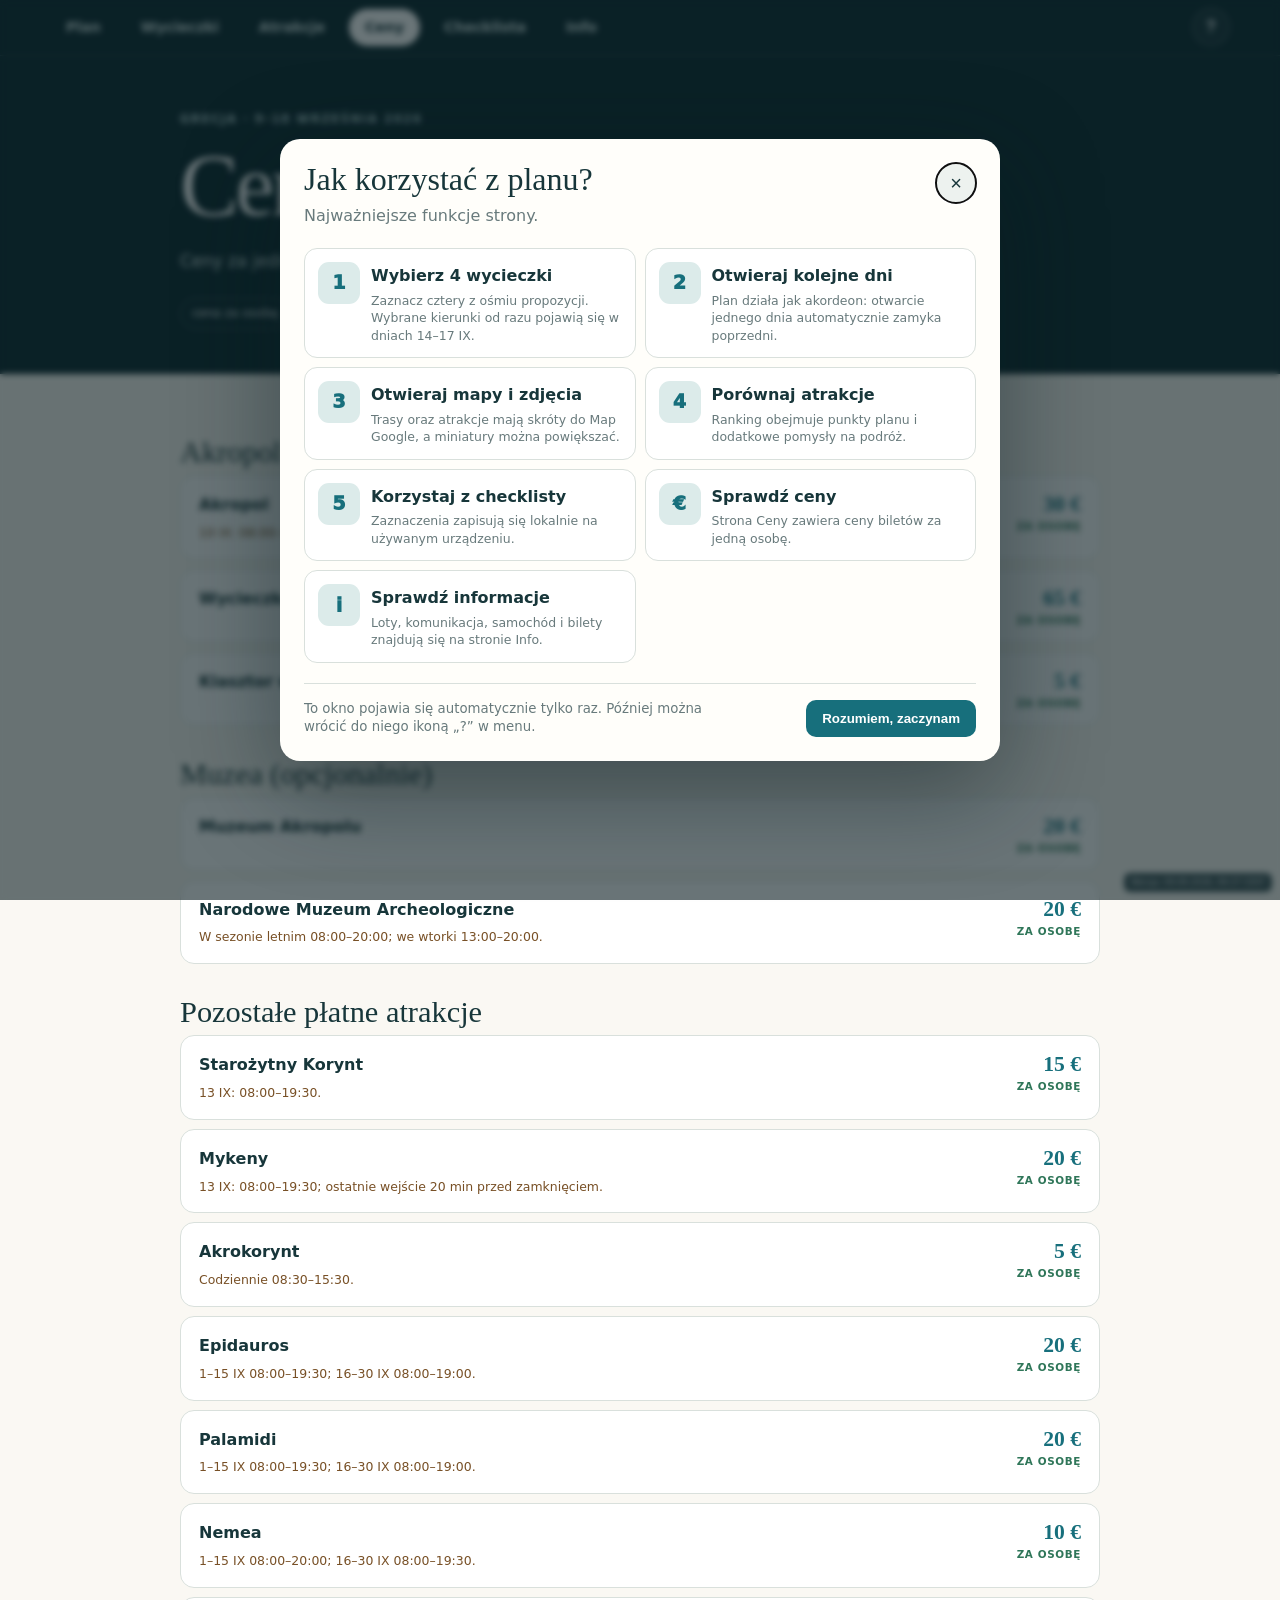
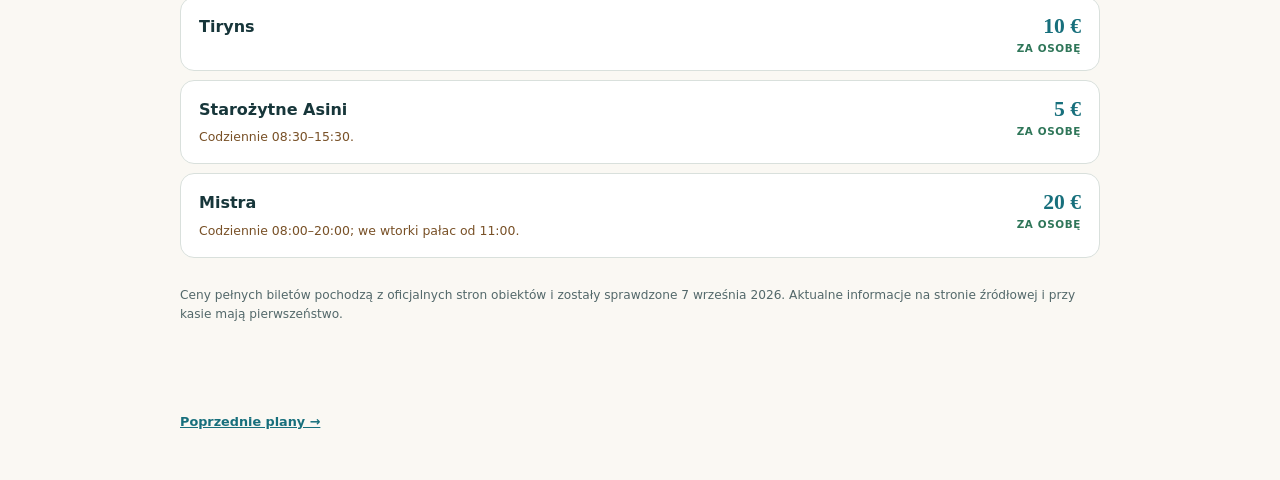
<file: costs.html>
<!doctype html>
<html lang="pl">
<head>
  <meta charset="utf-8">
  <meta name="viewport" content="width=device-width,initial-scale=1,viewport-fit=cover">
  <meta name="theme-color" content="#102d33">
  <meta name="description" content="Prosta lista cen biletów na atrakcje rozważane podczas podróży do Grecji we wrześniu 2026.">
  <title>Ceny biletów | Grecja 2026</title>
  <style>
    main{position:relative;z-index:0}
    .archive-footer{padding:0 0 48px;font-size:.8rem}.archive-footer a{color:var(--sea);font-weight:750}
    :root{--navy:#102d33;--sea:#176f7c;--sand:#f3eee4;--ink:#17363a;--muted:#53686a;--line:#d9e0dc;--paper:#faf8f3;--orange:#dc7841;--green:#2f7659;font-family:Inter,ui-sans-serif,system-ui,-apple-system,"Segoe UI",sans-serif;color:var(--ink);background:var(--paper)}
    *{box-sizing:border-box}body{margin:0;line-height:1.6}.wrap{width:min(920px,calc(100% - 32px));margin:auto}a{color:var(--sea)}a:focus-visible{outline:3px solid var(--orange);outline-offset:4px}.global-nav{position:sticky;top:0;z-index:2000;background:var(--navy)}.nav-row{display:flex;align-items:center;gap:8px}.site-menu{display:flex;flex:1;min-width:0;gap:4px;overflow:auto;padding:8px 0;scrollbar-width:none}.site-menu a{white-space:nowrap;text-decoration:none;border-radius:99px;padding:8px 12px;color:#d9e8e7;font-size:.76rem;font-weight:850}.site-menu a.active,.site-menu a:hover{background:white;color:var(--navy)}
    .hero{background:var(--navy);color:#fff;padding:54px 0 45px}.kicker{text-transform:uppercase;letter-spacing:.14em;font-size:.72rem;font-weight:850;color:#bad4d5}.hero h1{font:clamp(2.9rem,7vw,5.5rem)/1 Georgia,serif;letter-spacing:-.035em;margin:14px 0 18px}.hero p{max-width:700px;color:#dce9e7;margin:0;font-size:1.05rem}.hero-tags{display:flex;flex-wrap:wrap;gap:8px;margin-top:23px}.hero-tags span{border:1px solid #ffffff40;border-radius:99px;padding:5px 11px;font-size:.75rem}
    main{padding:30px 0 75px}.intro{padding:16px 18px;border:1px solid #bfd3cd;border-radius:13px;background:#e6f0ed;font-size:.86rem;margin-bottom:28px}.intro p{margin:0}.section{margin-top:31px}.section h2{font:1.9rem/1.15 Georgia,serif;margin:0 0 5px}.section-intro{margin:0 0 13px;color:var(--muted);font-size:.86rem}.price-list{display:grid;gap:9px}.price-item{display:grid;grid-template-columns:minmax(0,1fr) auto;gap:15px;background:#fff;border:1px solid var(--line);border-radius:14px;padding:16px 18px}.price-item h3{font-size:1rem;margin:0 0 3px}.price-item p{margin:0;color:var(--muted);font-size:.78rem}.price-item .price{white-space:nowrap;text-align:right;font:700 1.35rem Georgia,serif;color:var(--sea)}.price-item .paid{display:block;margin-top:3px;color:var(--green);font:800 .65rem system-ui;text-transform:uppercase;letter-spacing:.06em}.price-item .hours{display:block;margin-top:5px;color:#785026}.price-item a{font-weight:800}.notice{padding:16px 18px;border-left:4px solid var(--orange);background:#fff0df;border-radius:0 12px 12px 0;font-size:.82rem;margin-top:25px}.sources{font-size:.76rem;color:var(--muted);margin-top:28px}.version-strip{position:fixed;right:8px;bottom:8px;z-index:400;padding:3px 7px;border-radius:6px;background:#102d33c9;color:white;font-size:.52rem;pointer-events:none}
    @media(max-width:650px){.wrap{width:calc(100% - 24px)}.hero{padding:36px 0}.hero p{font-size:.94rem}.site-menu a{font-size:.68rem;padding:7px 9px}.price-item{padding:14px;grid-template-columns:minmax(0,1fr) auto}.price-item .price{font-size:1.18rem}.section{margin-top:25px}}
    @media print{.global-nav,.version-strip{display:none}.hero{padding:20px 0;background:white;color:var(--ink)}.hero p,.kicker{color:var(--ink)}.hero-tags{display:none}.wrap{width:100%}main{padding:20px 0}.price-item{break-inside:avoid}a{color:inherit}}
  </style>
  <link rel="stylesheet" href="site-nav.css">
</head>
<body>
  <div class="version-strip" role="status">Wersja: <time id="build-time" datetime="2026-09-09T07:37:52.116Z">09.09.2026, 09:37 CEST</time></div>
  <nav class="global-nav" aria-label="Główne menu"><div class="wrap nav-row"><div class="site-menu"><a href="index.html">Plan</a><a href="excursions.html">Wycieczki</a><a href="attractions.html">Atrakcje</a><a class="active" href="costs.html" aria-current="page">Ceny</a><a href="preparation.html">Checklista</a><a href="info.html">Info</a></div></div></nav>
  <header class="hero"><div class="wrap"><div class="kicker">Grecja · 9–18 września 2026</div><h1>Ceny biletów.</h1><p>Ceny za jedną osobę dorosłą.</p><div class="hero-tags"><span>cena za osobę</span><span>sprawdzone 7 IX 2026</span></div></div></header>
  <main><div class="wrap">
    <section class="section"><h2>Akropol i Meteory</h2><div class="price-list" id="confirmed-prices"></div></section>
    <section class="section"><h2>Muzea (opcjonalnie)</h2><div class="price-list" id="museum-prices"></div></section>
    <section class="section"><h2>Pozostałe płatne atrakcje</h2><div class="price-list" id="candidate-prices"></div></section>
    <div class="sources"><p>Ceny pełnych biletów pochodzą z oficjalnych stron obiektów i zostały sprawdzone 7 września 2026. Aktualne informacje na stronie źródłowej i przy kasie mają pierwszeństwo.</p></div>
  </div></main>
  <footer class="archive-footer"><div class="wrap"><a href="old-plans.html">Poprzednie plany →</a></div></footer>
  <script src="costs.js"></script>
  <script src="site-help.js"></script>
</body>
</html>
</file>
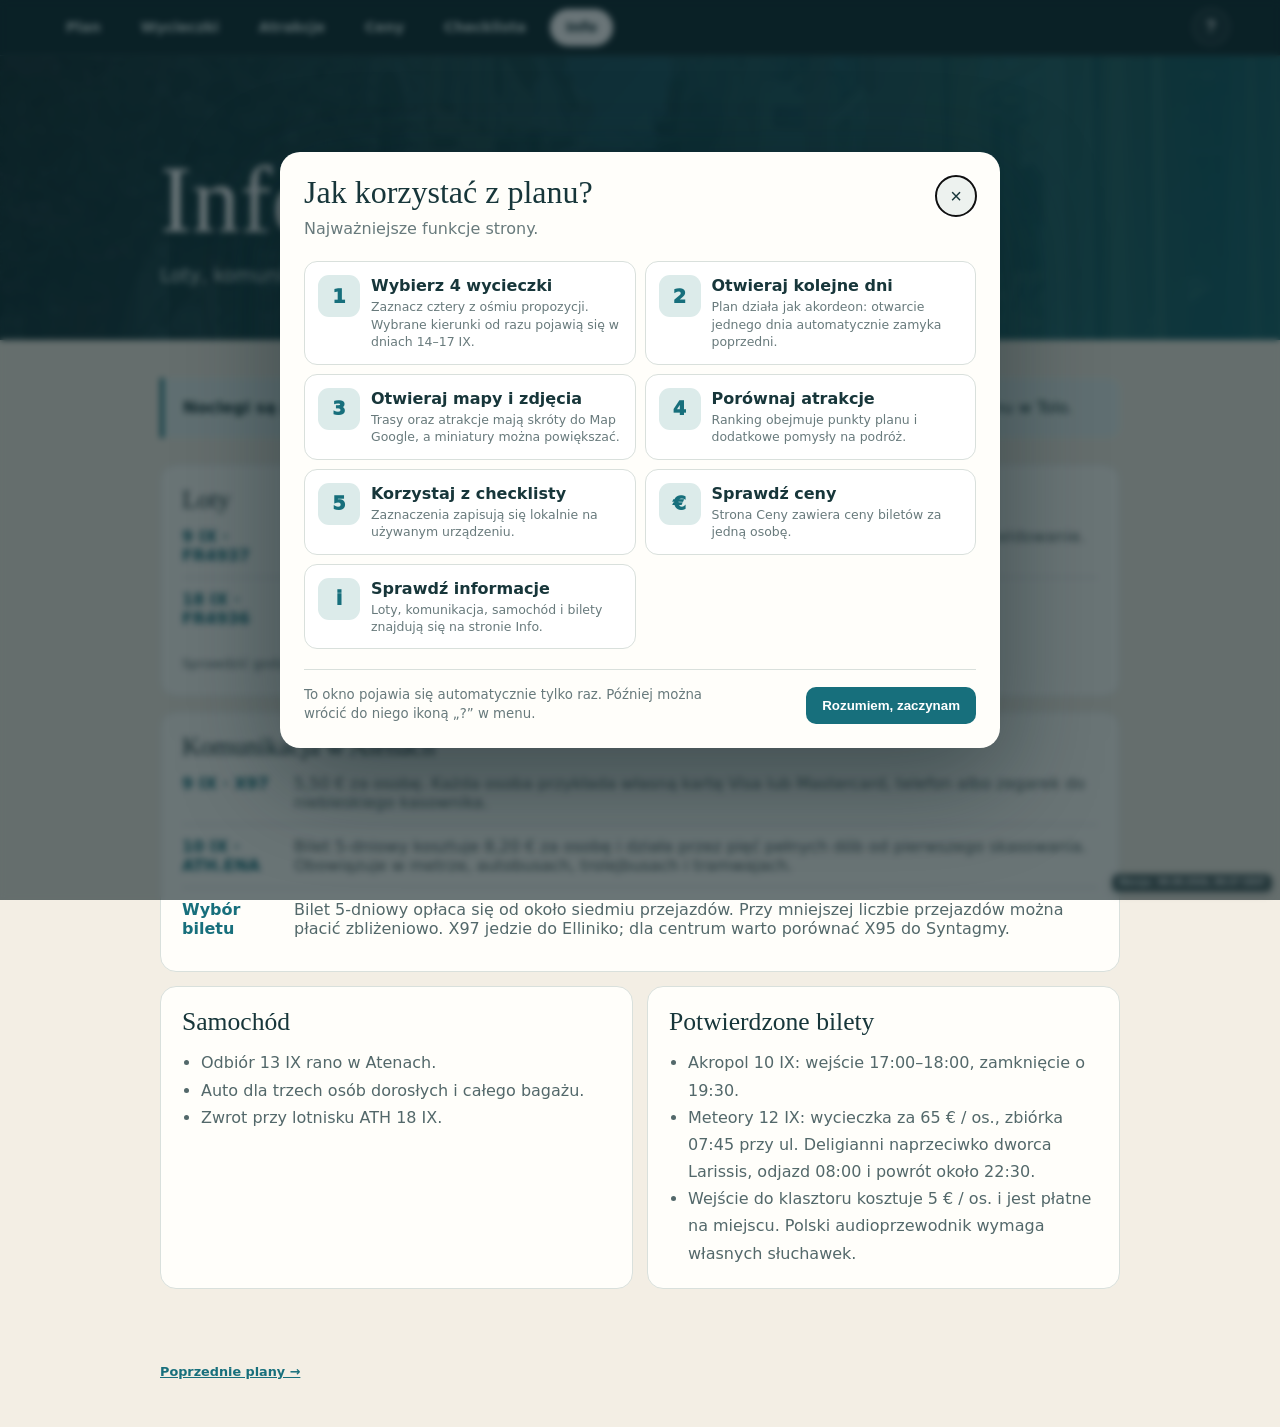
<file: info.html>
<!doctype html>
<html lang="pl">
<head>
  <meta charset="utf-8">
  <meta name="viewport" content="width=device-width,initial-scale=1,viewport-fit=cover">
  <meta name="theme-color" content="#102d33">
  <meta name="description" content="Praktyczne informacje o lotach, komunikacji, samochodzie i biletach na podróż do Grecji we wrześniu 2026.">
  <title>Informacje | Grecja 2026</title>
  <style>
    main{position:relative;z-index:0}
    .archive-footer{padding:0 0 48px;font-size:.8rem}.archive-footer a{color:var(--sea);font-weight:750}
    :root{--navy:#102d33;--sea:#176f7c;--sand:#f3eee4;--sun:#ed9b45;--ink:#17363a;--muted:#687a7c;--white:#fffefa;--line:#d9e0dc;font-family:Inter,ui-sans-serif,system-ui,-apple-system,"Segoe UI",sans-serif;color:var(--ink);background:var(--sand)}
    *{box-sizing:border-box}html{scroll-behavior:smooth}body{margin:0}.wrap{width:min(960px,calc(100% - 32px));margin:auto}a{color:inherit}.global-nav{position:sticky;top:0;z-index:2000;background:var(--navy);border-bottom:1px solid #ffffff22}.global-nav .wrap{width:min(1180px,calc(100% - 40px))}.nav-row{display:flex;align-items:center;gap:8px}.site-menu{display:flex;flex:1;min-width:0;gap:4px;overflow-x:auto;padding:6px 0;scrollbar-width:none}.site-menu::-webkit-scrollbar{display:none}.site-menu a{white-space:nowrap;text-decoration:none;border-radius:999px;padding:7px 10px;color:#d9e8e7;font-size:.72rem;font-weight:850;line-height:1.2}.site-menu a.active,.site-menu a:hover{background:white;color:var(--navy)}.active-trip{flex:0 0 auto;white-space:nowrap;color:#bcd5d6;font-size:.66rem;font-weight:750}.active-trip b{color:white}
    .hero{background:linear-gradient(125deg,#102d33f2,#176f7cdd),url('images/trip/nafplio.jpg') center 45%/cover;color:white;padding:clamp(50px,9vw,100px) 0 48px}.hero h1{font:clamp(2.8rem,8vw,6rem)/.92 Georgia,serif;margin:0 0 16px;max-width:800px}.hero p{max-width:720px;margin:0;color:#e5f0ef;font-size:clamp(1rem,2vw,1.2rem);line-height:1.65}
    main{padding:38px 0 75px}.lead{background:#e7f1ef;border-left:4px solid var(--sea);border-radius:0 12px 12px 0;padding:17px 19px;margin-bottom:26px;line-height:1.65}.grid{display:grid;grid-template-columns:repeat(2,minmax(0,1fr));gap:14px}.card{background:var(--white);border:1px solid var(--line);border-radius:16px;padding:21px}.card.wide{grid-column:1/-1}.card h2{font:1.6rem/1.1 Georgia,serif;margin:0 0 13px}.card p{margin:0;color:#53686a;line-height:1.65}.card ul{margin:0;padding-left:19px;color:#53686a;line-height:1.7}.flight{display:grid;grid-template-columns:100px 1fr;gap:12px;padding:12px 0;border-top:1px solid var(--line)}.flight:first-of-type{border-top:0;padding-top:0}.flight b{color:var(--sea)}.flight span{color:#53686a}.warning{margin-top:18px;background:#fff0df;border:1px solid #e7b77e;border-radius:13px;padding:15px 17px;color:#754516;line-height:1.6}.small{font-size:.82rem;color:var(--muted);margin-top:13px!important}
    .version-strip{position:fixed;right:max(8px,env(safe-area-inset-right));bottom:max(8px,env(safe-area-inset-bottom));z-index:400;max-width:calc(100vw - 16px);padding:3px 6px;border:1px solid #ffffff24;border-radius:6px;background:#102d33b8;color:#e8f3f2;backdrop-filter:blur(7px);font-size:.5rem;font-weight:650;line-height:1.2;white-space:nowrap;box-shadow:0 2px 10px #071a1e33;pointer-events:none}.version-strip time{margin-left:.25em;color:white}.active-trip{max-width:106px;overflow:hidden;text-overflow:ellipsis;padding:4px 7px;border:1px solid #ffffff24;border-radius:99px;background:#ffffff0e;color:white;font-size:.64rem;font-weight:800}
    @media(min-width:801px){.site-menu{gap:8px;padding:9px 0}.site-menu a{padding:10px 16px;font-size:.88rem}}
    @media(max-width:650px){.wrap,.global-nav .wrap{width:min(100% - 24px,1180px)}.active-trip{font-size:.61rem}.grid{grid-template-columns:1fr}.card.wide{grid-column:auto}.flight{grid-template-columns:1fr;gap:3px}.hero{padding:48px 0 40px}}
    @media print{.version-strip,.global-nav{display:none}.hero{background:var(--navy);padding:28px 0}.hero h1{font-size:38pt}main{padding:24px 0}.grid{grid-template-columns:1fr 1fr}.card{break-inside:avoid}.wrap{width:100%}}
  </style>
  <link rel="stylesheet" href="site-nav.css">
</head>
<body>
  <div class="version-strip" role="status">Wersja: <time id="build-time" datetime="2026-09-09T07:37:52.116Z">09.09.2026, 09:37 CEST</time></div>
  <nav class="global-nav" aria-label="Główne menu"><div class="wrap nav-row"><div class="site-menu"><a href="index.html">Plan</a><a href="excursions.html">Wycieczki</a><a href="attractions.html">Atrakcje</a><a href="costs.html">Ceny</a><a href="preparation.html">Checklista</a><a class="active" href="info.html">Info</a></div></div></nav>
  <header class="hero"><div class="wrap"><h1>Informacje.</h1><p>Loty, komunikacja, samochód i bilety.</p></div></header>
  <main><div class="wrap">
    <div class="lead"><strong>Noclegi są zarezerwowane.</strong> Do potwierdzenia: późny przyjazd w Atenach, parking i działanie basenu w Tolo.</div>
    <div class="grid">
      <section class="card wide"><h2>Loty</h2><div class="flight"><b>9 IX · FR4937</b><span>Odlot 19:25, lądowanie w Atenach około 23:00, następnie odbiór bagażu, transfer i zameldowanie.</span></div><div class="flight"><b>18 IX · FR4936</b><span>Odlot 20:10. Wyjazd z Tolo około 12:45, zwrot samochodu około 16:30–17:00.</span></div><p class="small">Sprawdzić godziny w rezerwacji przed wyjazdem.</p></section>
      <section class="card wide"><h2>Komunikacja w Atenach</h2><div class="flight"><b>9 IX · X97</b><span>5,50 € za osobę. Każda osoba przykłada własną kartę Visa lub Mastercard, telefon albo zegarek do niebieskiego kasownika.</span></div><div class="flight"><b>10 IX · ATH.ENA</b><span>Bilet 5-dniowy kosztuje 8,20 € za osobę i działa przez pięć pełnych dób od pierwszego skasowania. Obowiązuje w metrze, autobusach, trolejbusach i tramwajach.</span></div><div class="flight"><b>Wybór biletu</b><span>Bilet 5-dniowy opłaca się od około siedmiu przejazdów. Przy mniejszej liczbie przejazdów można płacić zbliżeniowo. X97 jedzie do Elliniko; dla centrum warto porównać X95 do Syntagmy.</span></div></section>
      <section class="card"><h2>Samochód</h2><ul><li>Odbiór 13 IX rano w Atenach.</li><li>Auto dla trzech osób dorosłych i całego bagażu.</li><li>Zwrot przy lotnisku ATH 18 IX.</li></ul></section>
      <section class="card"><h2>Potwierdzone bilety</h2><ul><li>Akropol 10 IX: wejście 17:00–18:00, zamknięcie o 19:30.</li><li>Meteory 12 IX: wycieczka za 65 € / os., zbiórka 07:45 przy ul. Deligianni naprzeciwko dworca Larissis, odjazd 08:00 i powrót około 22:30.</li><li>Wejście do klasztoru kosztuje 5 € / os. i jest płatne na miejscu. Polski audioprzewodnik wymaga własnych słuchawek.</li></ul></section>
    </div>
  </div></main>
  <footer class="archive-footer"><div class="wrap"><a href="old-plans.html">Poprzednie plany →</a></div></footer>
  <script src="site-help.js"></script>
</body>
</html>
</file>
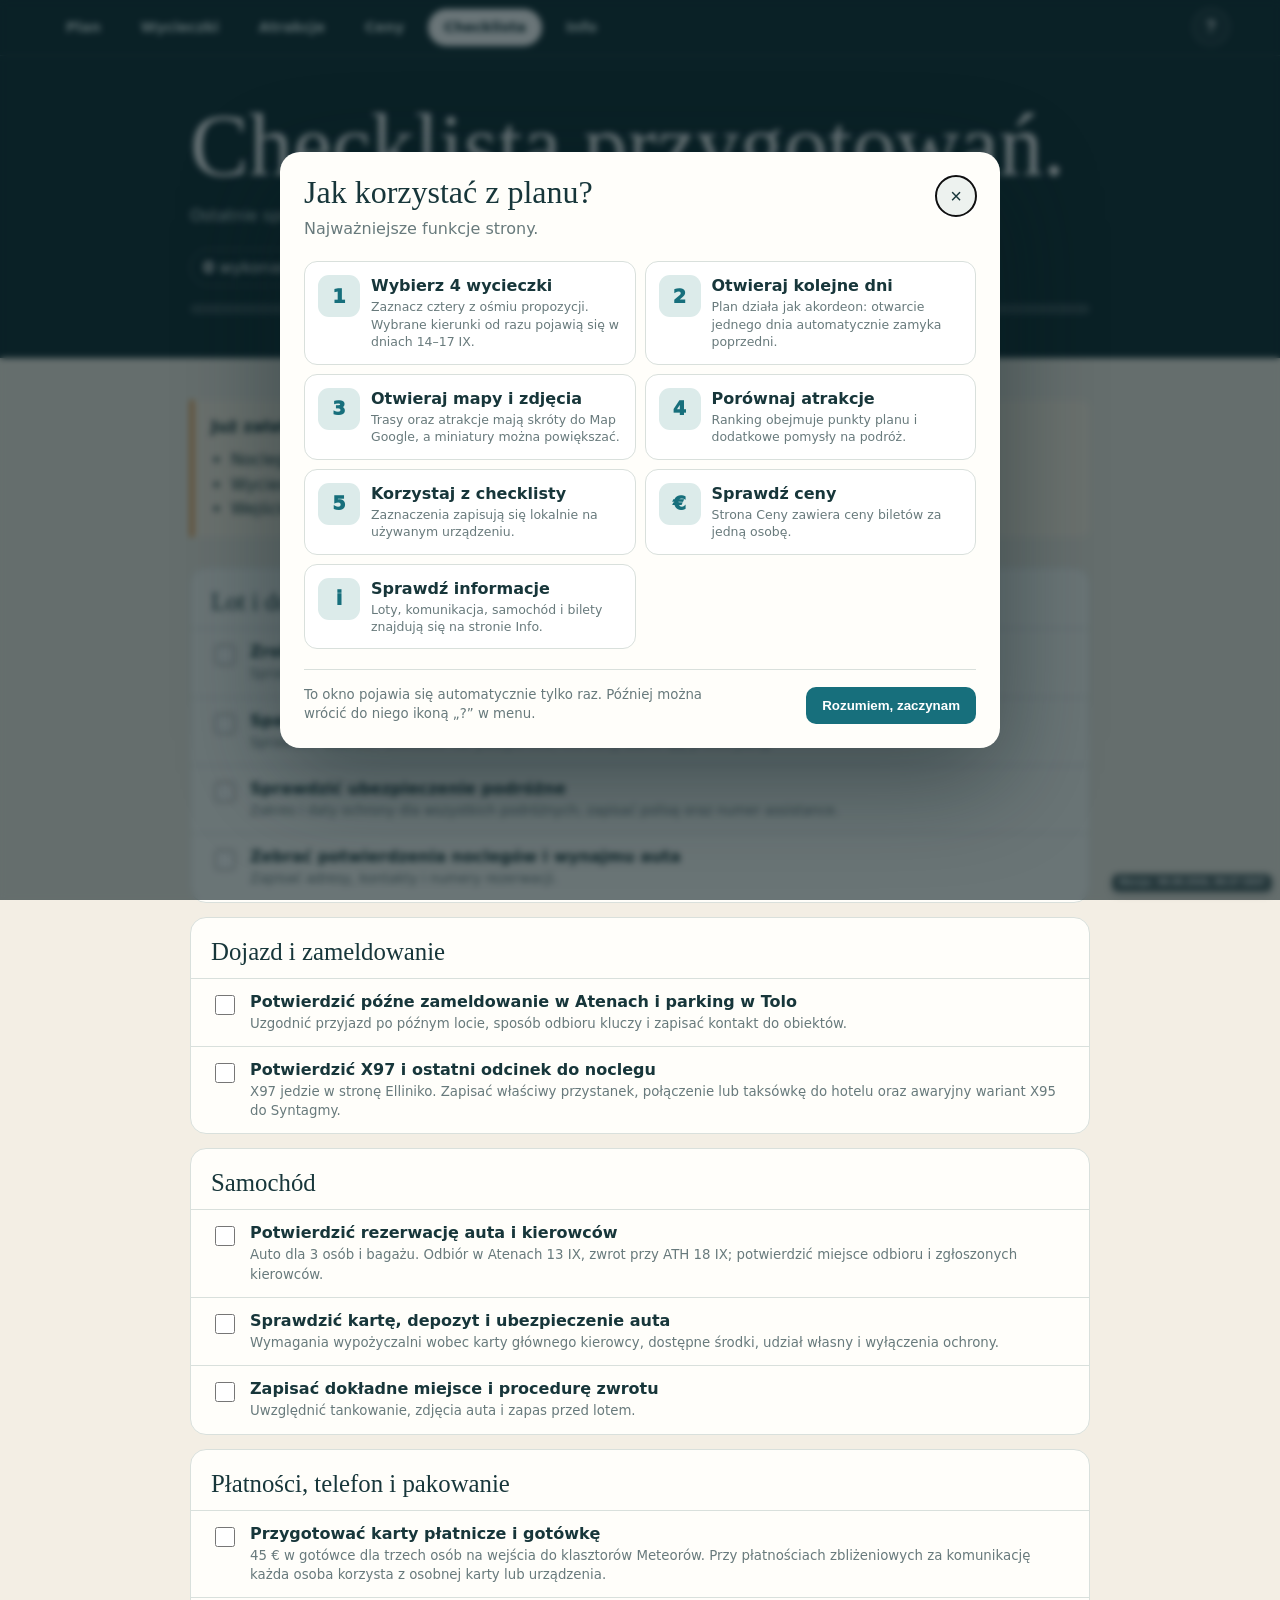
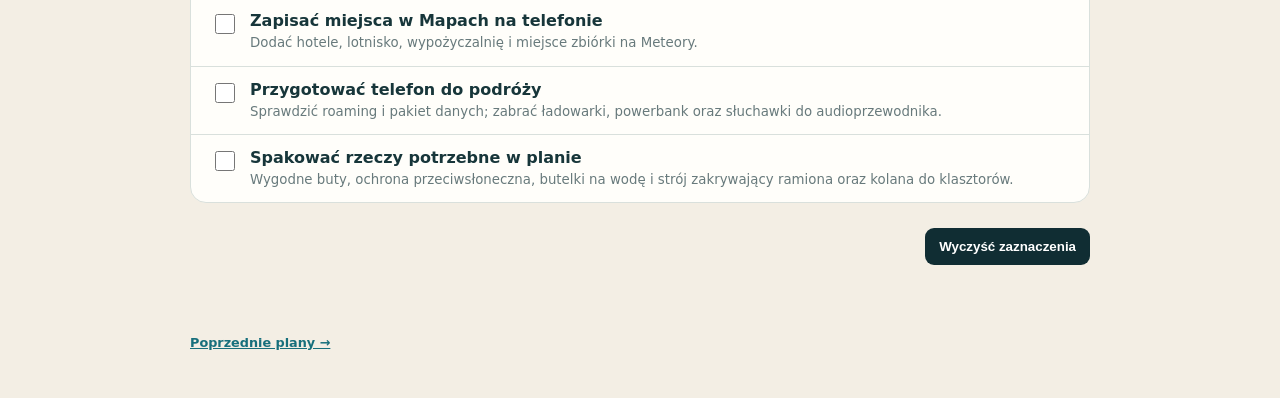
<file: preparation.html>
<!doctype html>
<html lang="pl">
<head>
  <meta charset="utf-8">
  <meta name="viewport" content="width=device-width,initial-scale=1">
  <meta name="description" content="Interaktywna checklista przygotowań do podróży po Atenach i Peloponezie we wrześniu 2026.">
  <title>Checklista przygotowań | Grecja 2026</title>
  <style>
    main{position:relative;z-index:0}
    .notice ul{margin:8px 0 0;padding-left:20px}
    .archive-footer{padding:0 0 48px;font-size:.8rem}.archive-footer a{color:var(--sea);font-weight:750}
    :root{--navy:#102d33;--sea:#176f7c;--sand:#f3eee4;--sun:#ed9b45;--ink:#17363a;--muted:#687a7c;--white:#fffefa;--line:#d9e0dc;font-family:Inter,ui-sans-serif,system-ui,-apple-system,"Segoe UI",sans-serif;color:var(--ink);background:var(--sand)}*{box-sizing:border-box}body{margin:0}.wrap{width:min(900px,calc(100% - 32px));margin:auto}.global-nav{position:sticky;top:0;z-index:2000;background:var(--navy);border-bottom:1px solid #ffffff22}.global-nav .wrap{width:min(1180px,calc(100% - 40px))}.nav-row{display:flex;align-items:center;gap:8px}.site-menu{display:flex;flex:1;min-width:0;gap:4px;overflow-x:auto;padding:6px 0;scrollbar-width:none}.site-menu::-webkit-scrollbar{display:none}.site-menu a{white-space:nowrap;text-decoration:none;border-radius:999px;padding:7px 10px;color:#d9e8e7;font-size:.72rem;font-weight:850;line-height:1.2}.site-menu a.active,.site-menu a:hover{background:white;color:var(--navy)}.active-trip{flex:0 0 auto;white-space:nowrap;color:#bcd5d6;font-size:.66rem;font-weight:750}.active-trip b{color:white}.top{background:var(--navy);color:white;padding:48px 0 44px}.top h1{font:clamp(2.6rem,7vw,5.5rem)/.95 Georgia,serif;margin:0 0 12px}.top p{max-width:680px;color:#d8e6e5;line-height:1.6}.summary{display:flex;gap:10px;flex-wrap:wrap;margin-top:20px}.pill{border:1px solid #ffffff44;border-radius:99px;padding:8px 12px}.progress{height:10px;background:#ffffff28;border-radius:99px;overflow:hidden;margin-top:18px}.progress span{display:block;height:100%;width:0;background:var(--sun);transition:width .25s}main{padding:42px 0 70px}.notice{background:#fff4e5;border-left:4px solid var(--sun);padding:15px 17px;border-radius:0 10px 10px 0;line-height:1.55;margin-bottom:30px}.group{background:var(--white);border:1px solid var(--line);border-radius:16px;margin:14px 0;overflow:hidden}.group h2{font:1.55rem Georgia,serif;margin:0;padding:20px 20px 12px}.task{display:grid;grid-template-columns:28px 1fr;gap:11px;padding:13px 20px;border-top:1px solid var(--line);cursor:pointer}.task:hover{background:#f4f7f3}.task input{width:20px;height:20px;accent-color:var(--sea)}.task b{display:block}.task small{display:block;color:var(--muted);line-height:1.45;margin-top:3px}.task:has(input:checked) b{text-decoration:line-through;color:var(--muted)}.actions{display:flex;justify-content:flex-end;margin-top:25px}.button{border:0;border-radius:9px;background:var(--navy);color:white;padding:11px 14px;font-weight:850;cursor:pointer}@media(max-width:560px){.wrap,.global-nav .wrap{width:min(100% - 24px,1180px)}.active-trip{font-size:.61rem}.top{padding:38px 0 32px}.task{padding:13px 14px}.group h2{padding-inline:14px}}@media print{.version-strip,.global-nav{display:none}.top{background:white;color:var(--ink);padding:20px 0}.top p,.progress,.actions{display:none}.group{break-inside:avoid}.task:has(input:checked) b{text-decoration:none;color:var(--ink)}}
    .version-strip{position:fixed;right:max(8px,env(safe-area-inset-right));bottom:max(8px,env(safe-area-inset-bottom));z-index:400;max-width:calc(100vw - 16px);padding:3px 6px;border:1px solid #ffffff24;border-radius:6px;background:#102d33b8;color:#e8f3f2;backdrop-filter:blur(7px);font-size:.5rem;font-weight:650;line-height:1.2;white-space:nowrap;box-shadow:0 2px 10px #071a1e33;pointer-events:none}.version-strip time{margin-left:.25em;color:white}.active-trip{max-width:106px;overflow:hidden;text-overflow:ellipsis;padding:4px 7px;border:1px solid #ffffff24;border-radius:99px;background:#ffffff0e;color:white;font-size:.64rem;font-weight:800}
    @media(min-width:801px){.site-menu{gap:8px;padding:9px 0}.site-menu a{padding:10px 16px;font-size:.88rem}}
  </style>
  <link rel="stylesheet" href="site-nav.css">
</head>
<body>
  <div class="version-strip" role="status">Wersja: <time id="build-time" datetime="2026-09-09T07:37:52.116Z">09.09.2026, 09:37 CEST</time></div>
  <nav class="global-nav" aria-label="Główne menu"><div class="wrap nav-row"><div class="site-menu"><a href="index.html">Plan</a><a href="excursions.html">Wycieczki</a><a href="attractions.html">Atrakcje</a><a href="costs.html">Ceny</a><a class="active" href="preparation.html">Checklista</a><a href="info.html">Info</a></div></div></nav>
  <header class="top"><div class="wrap"><h1>Checklista przygotowań.</h1><p>Ostatnie sprawy przed wyjazdem: lot, dokumenty, dojazd, samochód i bagaż.</p><div class="summary" aria-live="polite"><span class="pill"><b id="done">0</b> wykonanych</span><span class="pill"><b id="left">0</b> pozostałych</span></div><div class="progress"><span id="bar"></span></div></div></header>
  <main><div class="wrap">
    <div class="notice"><strong>Już załatwione</strong><ul><li>Noclegi w Atenach i Tolo — zarezerwowane.</li><li>Wycieczka do Meteorów — opłacona, voucher dostępny.</li><li>Wejście na Akropol — opłacone, bilet dostępny.</li></ul></div>
    <section class="group"><h2>Lot i dokumenty</h2>
      <label class="task"><input type="checkbox" data-task="flight-checkin"><span><b>Zrobić odprawę i przygotować karty pokładowe</b><small>Sprawdzić aktualne godziny lotów, limity bagażu i zaplanować dojazd na lotnisko.</small></span></label>
      <label class="task"><input type="checkbox" data-task="identity-documents"><span><b>Spakować dokumenty wszystkich trzech osób</b><small>Sprawdzić ważność dowodów lub paszportów; kierowcy zabierają prawa jazdy.</small></span></label>
      <label class="task"><input type="checkbox" data-task="travel-insurance"><span><b>Sprawdzić ubezpieczenie podróżne</b><small>Zakres i daty ochrony dla wszystkich podróżnych; zapisać polisę oraz numer assistance.</small></span></label>
      <label class="task"><input type="checkbox" data-task="booking-details"><span><b>Zebrać potwierdzenia noclegów i wynajmu auta</b><small>Zapisać adresy, kontakty i numery rezerwacji.</small></span></label>
    </section>
    <section class="group"><h2>Dojazd i zameldowanie</h2>
      <label class="task"><input type="checkbox" data-task="hotel-arrival"><span><b>Potwierdzić późne zameldowanie w Atenach i parking w Tolo</b><small>Uzgodnić przyjazd po późnym locie, sposób odbioru kluczy i zapisać kontakt do obiektów.</small></span></label>
      <label class="task"><input type="checkbox" data-task="transfer"><span><b>Potwierdzić X97 i ostatni odcinek do noclegu</b><small>X97 jedzie w stronę Elliniko. Zapisać właściwy przystanek, połączenie lub taksówkę do hotelu oraz awaryjny wariant X95 do Syntagmy.</small></span></label>
    </section>
    <section class="group"><h2>Samochód</h2>
      <label class="task"><input type="checkbox" data-task="rental-booking"><span><b>Potwierdzić rezerwację auta i kierowców</b><small>Auto dla 3 osób i bagażu. Odbiór w Atenach 13 IX, zwrot przy ATH 18 IX; potwierdzić miejsce odbioru i zgłoszonych kierowców.</small></span></label>
      <label class="task"><input type="checkbox" data-task="rental-terms"><span><b>Sprawdzić kartę, depozyt i ubezpieczenie auta</b><small>Wymagania wypożyczalni wobec karty głównego kierowcy, dostępne środki, udział własny i wyłączenia ochrony.</small></span></label>
      <label class="task"><input type="checkbox" data-task="return"><span><b>Zapisać dokładne miejsce i procedurę zwrotu</b><small>Uwzględnić tankowanie, zdjęcia auta i zapas przed lotem.</small></span></label>
    </section>
    <section class="group"><h2>Płatności, telefon i pakowanie</h2>
      <label class="task"><input type="checkbox" data-task="travel-payments"><span><b>Przygotować karty płatnicze i gotówkę</b><small>45 € w gotówce dla trzech osób na wejścia do klasztorów Meteorów. Przy płatnościach zbliżeniowych za komunikację każda osoba korzysta z osobnej karty lub urządzenia.</small></span></label>
      <label class="task"><input type="checkbox" data-task="map-shortcuts"><span><b>Zapisać miejsca w Mapach na telefonie</b><small>Dodać hotele, lotnisko, wypożyczalnię i miejsce zbiórki na Meteory.</small></span></label>
      <label class="task"><input type="checkbox" data-task="phone"><span><b>Przygotować telefon do podróży</b><small>Sprawdzić roaming i pakiet danych; zabrać ładowarki, powerbank oraz słuchawki do audioprzewodnika.</small></span></label>
      <label class="task"><input type="checkbox" data-task="packing"><span><b>Spakować rzeczy potrzebne w planie</b><small>Wygodne buty, ochrona przeciwsłoneczna, butelki na wodę i strój zakrywający ramiona oraz kolana do klasztorów.</small></span></label>
    </section>
    <div class="actions"><button class="button" id="reset" type="button">Wyczyść zaznaczenia</button></div>
  </div></main>
  <footer class="archive-footer"><div class="wrap"><a href="old-plans.html">Poprzednie plany →</a></div></footer>
  <script>
    const boxes=[...document.querySelectorAll('[data-task]')],key='greece-2026-preparation';let saved={};try{const parsed=JSON.parse(localStorage.getItem(key)||'{}');if(parsed&&typeof parsed==='object'&&!Array.isArray(parsed))saved=parsed}catch{}boxes.forEach(x=>{x.checked=!!saved[x.dataset.task];x.addEventListener('change',save)});function save(){saved=Object.fromEntries(boxes.map(x=>[x.dataset.task,x.checked]));try{localStorage.setItem(key,JSON.stringify(saved))}catch{}render()}function render(){const n=boxes.filter(x=>x.checked).length;document.querySelector('#done').textContent=n;document.querySelector('#left').textContent=boxes.length-n;document.querySelector('#bar').style.width=`${n/boxes.length*100}%`}document.querySelector('#reset').addEventListener('click',()=>{if(!confirm('Wyczyścić wszystkie zaznaczenia?'))return;boxes.forEach(x=>x.checked=false);save()});render();
  </script>
  <script src="site-help.js"></script>
</body>
</html>
</file>
<file: site-nav.css>
.global-nav{position:sticky;top:0;z-index:2000;background:#102d33;border-bottom:1px solid #ffffff22}
.global-nav>.wrap{width:min(1180px,calc(100% - 32px));margin:auto}
.global-nav .nav-row{display:flex;align-items:center;gap:8px}
.global-nav .site-menu{display:flex;flex:1;gap:4px;min-width:0;overflow-x:auto;padding:8px 0;scrollbar-width:none}
.global-nav .site-menu::-webkit-scrollbar{display:none}
.global-nav .site-menu a{flex:0 0 auto;white-space:nowrap;text-decoration:none;border-radius:999px;padding:8px 12px;color:#d9e8e7;font-size:.76rem;font-weight:850;line-height:1.2}
.global-nav .site-menu a.active,.global-nav .site-menu a:hover,.global-nav .site-menu a:focus-visible{background:#fff;color:#102d33;outline:0}
@media(min-width:801px){.global-nav .site-menu{gap:8px;padding:9px 0}.global-nav .site-menu a{padding:10px 16px;font-size:.88rem}}
@media(max-width:480px){.global-nav>.wrap{width:min(100% - 24px,1180px)}.global-nav .site-menu a{padding:7px 9px;font-size:.68rem}}
@media print{.global-nav{display:none}}
</file>
